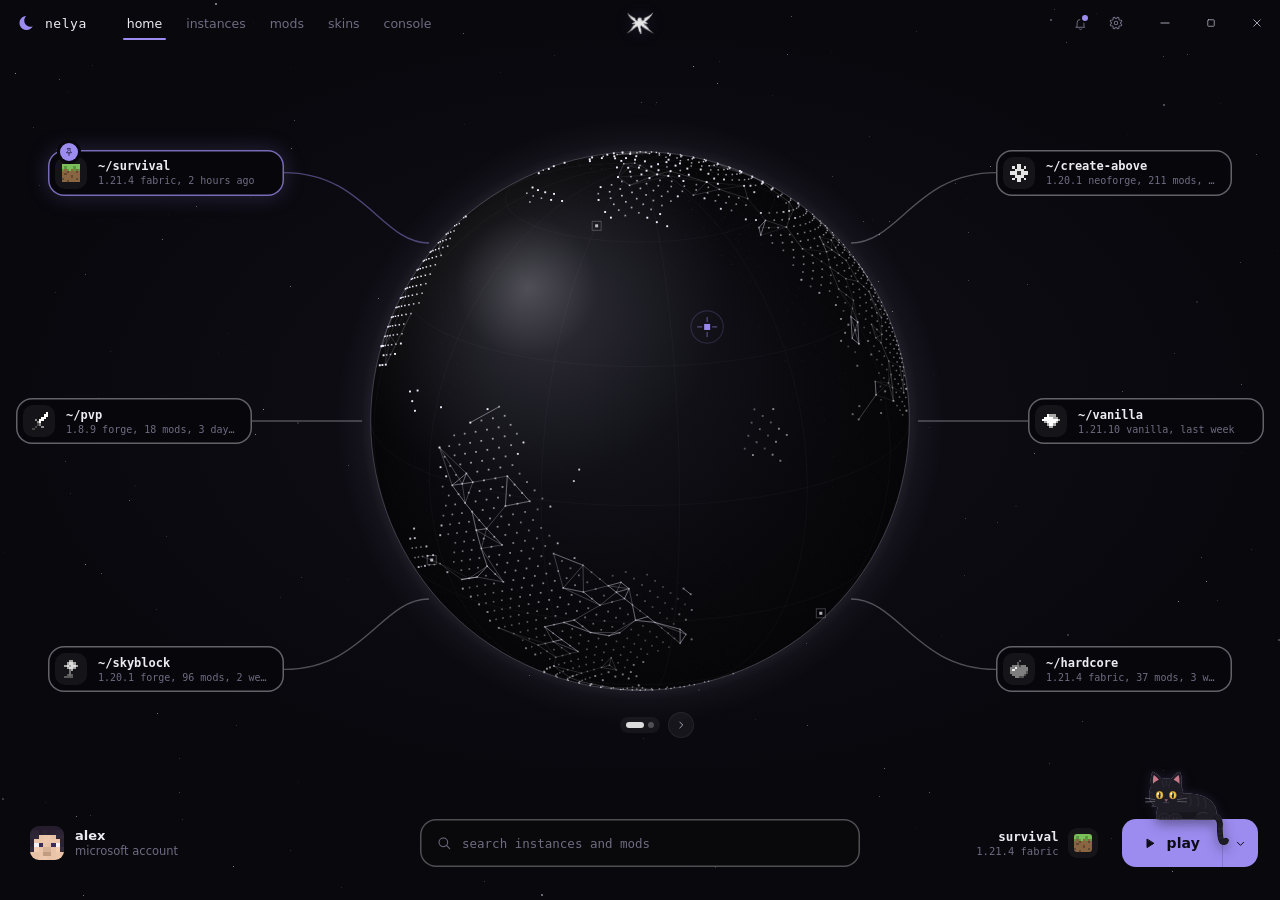
<file: web/index.html>
<!doctype html>
<html lang="en">
<head>
<meta charset="utf-8">
<title>nelya</title>
<link rel="stylesheet" href="css/app.css">
</head>
<body>
<div class="app booting" id="app">
  <canvas class="sky"></canvas>

  <div class="edges">
    <i data-edge="t"></i><i data-edge="b"></i><i data-edge="l"></i><i data-edge="r"></i>
    <i data-edge="tl"></i><i data-edge="tr"></i><i data-edge="bl"></i><i data-edge="br"></i>
  </div>

  <header class="titlebar" data-drag data-maxonclick>
    <div class="brand">
      <span class="brand-mark"></span>
      <span class="brand-name">nelya</span>
    </div>
    <nav class="tabs" id="tabs">
      <button data-go="home" class="on">home</button>
      <button data-go="instances">instances</button>
      <button data-go="mods">mods</button>
      <button data-go="skins">skins</button>
      <button data-go="sync" class="tab-sync">sync</button>
      <button data-go="console">console</button>
      <span class="tab-ink"></span>
    </nav>
    <img class="title-logo" src="img/logo.png" alt="">
    <div class="titlebar-right">
      <button class="running-chip" id="running-chip" hidden><span class="pulse"></span><span class="rc-name"></span><span class="rc-time"></span></button>
      <button class="tb-btn dl-btn" id="dl-btn" data-tip="downloads" hidden></button>
      <button class="tb-btn" id="bell-btn" data-tip="notifications"><span class="dot"></span></button>
      <button class="tb-btn" id="gear-btn" data-tip="settings"></button>
      <div class="winctl">
        <button data-window="minimize" class="wc-min" aria-label="minimize"></button>
        <button data-window="maximize" class="wc-max" aria-label="maximize"></button>
        <button data-window="close" class="wc-close" aria-label="close"></button>
      </div>
    </div>
  </header>

  <main class="pages" id="pages">
    <section class="page home" data-page="home"></section>
    <section class="page instances" data-page="instances"></section>
    <section class="page mods" data-page="mods"></section>
    <section class="page console" data-page="console"></section>
    <section class="page skins" data-page="skins"></section>
    <section class="page settings" data-page="settings"></section>
    <section class="page sync" data-page="sync"></section>
  </main>

  <div class="launch" id="launch"></div>
  <div class="login" id="login"></div>
  <div class="layer" id="layer"></div>
  <div class="toasts" id="toasts"></div>
  <div class="tip" id="tip"></div>
</div>
<script type="module" src="js/app.js"></script>
</body>
</html>
</file>
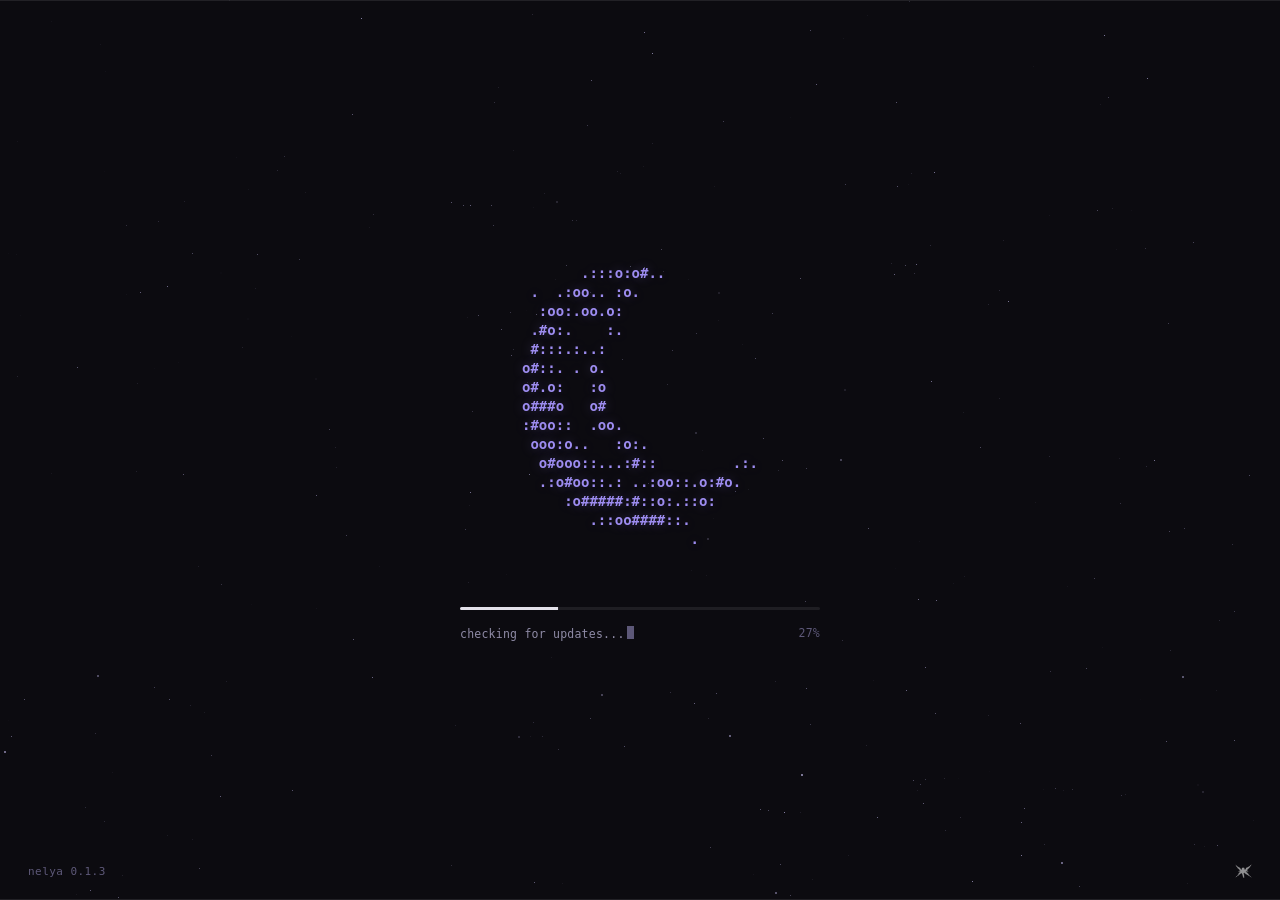
<file: web/splash.html>
<!doctype html>
<html lang="en">
<head>
<meta charset="utf-8">
<title>nelya</title>
<link rel="stylesheet" href="css/splash.css">
</head>
<body>
<div class="splash" data-drag>
  <canvas class="stars"></canvas>
  <div class="bar top"></div>
  <div class="bar bottom"></div>
  <div class="center">
    <pre class="cube" aria-hidden="true"></pre>
    <div class="load">
      <div class="track"><div class="fill"></div></div>
      <div class="ring"><i></i><i></i><i></i><i></i><i></i><i></i><i></i><i></i></div>
    </div>
    <div class="status"><span><span class="text"></span><span class="caret"></span></span><span class="pct2"><span class="pct">0</span>%</span></div>
  </div>
  <div class="corner left">nelya 0.1.3</div>
  <div class="corner right"><img src="img/logo.png" alt=""></div>
</div>
<script type="module" src="js/splash.js"></script>
</body>
</html>
</file>
<file: web/css/app.css>
:root {
  --accent-rgb: 157, 140, 240;
  --accent: rgb(var(--accent-rgb));
  --accent-soft: rgba(var(--accent-rgb), 0.14);
  --accent-line: rgba(var(--accent-rgb), 0.45);
  --ink: #0d0b16;
  --bg: #09080d;
  --bg-1: #0e0d13;
  --bg-2: #14131b;
  --bg-3: #1b1a24;
  --line: rgba(255, 255, 255, 0.06);
  --line-2: rgba(255, 255, 255, 0.1);
  --line-3: rgba(255, 255, 255, 0.18);
  --text: #ecebf2;
  --text-2: #b0adbf;
  --muted: #6f6b82;
  --good: #8fcf9b;
  --warn: #e3c07c;
  --bad: #e58c8c;
  --ui: "Segoe UI Variable Text", "Segoe UI", system-ui, sans-serif;
  --mono: "Cascadia Mono", "JetBrains Mono", Consolas, monospace;
  --ease: cubic-bezier(.2, .7, .2, 1);
  --spring: cubic-bezier(.3, 1.4, .5, 1);
  --r: 10px;
}

* { box-sizing: border-box; margin: 0; padding: 0; }

html, body {
  width: 100%;
  height: 100%;
  overflow: hidden;
  background: var(--bg);
  color: var(--text);
  font-family: var(--ui);
  font-size: 13px;
  -webkit-font-smoothing: antialiased;
  user-select: none;
  cursor: default;
}

[hidden] { display: none !important; }

button {
  font: inherit;
  color: inherit;
  background: none;
  border: 0;
  cursor: pointer;
  outline: none;
}

input, textarea {
  font: inherit;
  color: inherit;
  background: none;
  border: 0;
  outline: none;
  user-select: text;
}

input::placeholder, textarea::placeholder { color: var(--muted); }

img { image-rendering: pixelated; -webkit-user-drag: none; }

::-webkit-scrollbar { width: 10px; height: 10px; }
::-webkit-scrollbar-track { background: transparent; }
::-webkit-scrollbar-thumb { background: rgba(255, 255, 255, 0.08); border-radius: 10px; border: 3px solid transparent; background-clip: content-box; }
::-webkit-scrollbar-thumb:hover { background-color: rgba(255, 255, 255, 0.16); }

::selection { background: rgba(var(--accent-rgb), 0.35); }

.mono { font-family: var(--mono); font-size: 11.5px; }
.dim { color: var(--muted); }
.grow { flex: 1; }

.ic { display: block; flex: none; }
.spin { animation: spin 0.9s linear infinite; }

.app {
  position: relative;
  width: 100%;
  height: 100%;
  display: grid;
  grid-template-rows: 46px 1fr;
  background:
    radial-gradient(ellipse 70% 60% at 50% 45%, #111019 0%, transparent 70%),
    var(--bg);
  overflow: hidden;
}

.sky {
  position: absolute;
  inset: 0;
  width: 100%;
  height: 100%;
  pointer-events: none;
  transition: opacity 0.6s ease;
}
.app.no-stars .sky { opacity: 0; }
.app:not([data-page="home"]) .sky { opacity: 0.55; }
.app.no-stars:not([data-page="home"]) .sky { opacity: 0; }

.edges { position: absolute; inset: 0; z-index: 60; pointer-events: none; }
.edges i { position: absolute; pointer-events: auto; }
.edges [data-edge="t"] { top: 0; left: 8px; right: 8px; height: 4px; cursor: ns-resize; }
.edges [data-edge="b"] { bottom: 0; left: 8px; right: 8px; height: 5px; cursor: ns-resize; }
.edges [data-edge="l"] { left: 0; top: 8px; bottom: 8px; width: 5px; cursor: ew-resize; }
.edges [data-edge="r"] { right: 0; top: 8px; bottom: 8px; width: 5px; cursor: ew-resize; }
.edges [data-edge="tl"] { left: 0; top: 0; width: 8px; height: 8px; cursor: nwse-resize; }
.edges [data-edge="tr"] { right: 0; top: 0; width: 8px; height: 8px; cursor: nesw-resize; }
.edges [data-edge="bl"] { left: 0; bottom: 0; width: 8px; height: 8px; cursor: nesw-resize; }
.edges [data-edge="br"] { right: 0; bottom: 0; width: 10px; height: 10px; cursor: nwse-resize; }
.app.maxed .edges { display: none; }

.titlebar {
  position: relative;
  z-index: 40;
  display: flex;
  align-items: center;
  gap: 18px;
  padding-left: 18px;
}

.brand {
  display: flex;
  align-items: center;
  gap: 9px;
  pointer-events: none;
}
.brand-mark img { width: 18px; height: 18px; display: block; image-rendering: auto; }
.brand-name {
  font-family: var(--mono);
  font-size: 13px;
  letter-spacing: 0.04em;
  color: var(--text);
}

.tabs {
  position: relative;
  display: flex;
  align-items: center;
  height: 100%;
  margin-left: 10px;
}
.tabs button {
  position: relative;
  height: 30px;
  padding: 0 12px;
  border-radius: 7px;
  color: var(--muted);
  font-size: 12.5px;
  transition: color 0.2s ease, background 0.2s ease;
}
.tabs button:hover { color: var(--text-2); background: rgba(255, 255, 255, 0.03); }
.tabs button.on { color: var(--text); }
.tab-ink {
  position: absolute;
  left: 0;
  bottom: 6px;
  height: 2px;
  width: 0;
  border-radius: 2px;
  background: var(--accent);
  transition: transform 0.45s var(--ease), width 0.45s var(--ease), background 0.3s, opacity 0.25s;
}
.tab-ink.gone { opacity: 0; }

.titlebar-right {
  margin-left: auto;
  display: flex;
  align-items: center;
  gap: 4px;
  height: 100%;
}

.tb-btn {
  position: relative;
  width: 32px;
  height: 30px;
  display: grid;
  place-items: center;
  border-radius: 7px;
  color: var(--muted);
  transition: color 0.2s, background 0.2s;
}
.tb-btn:hover, .tb-btn.open { color: var(--text); background: rgba(255, 255, 255, 0.05); }
.tb-btn .ic { transition: transform 0.6s var(--ease); }
#gear-btn:hover .ic { transform: rotate(60deg); }
#gear-btn.on { color: var(--accent); background: var(--accent-soft); }
#gear-btn.on .ic { transform: rotate(90deg); }
.tb-btn .dot {
  position: absolute;
  top: 7px;
  right: 8px;
  width: 6px;
  height: 6px;
  border-radius: 50%;
  background: var(--accent);
  box-shadow: 0 0 0 2px var(--bg);
  transform: scale(0);
  transition: transform 0.3s var(--spring);
}
.tb-btn.unread .dot { transform: scale(1); }

.running-chip {
  display: flex;
  align-items: center;
  gap: 8px;
  height: 26px;
  padding: 0 10px 0 9px;
  margin-right: 6px;
  border-radius: 20px;
  background: var(--accent-soft);
  color: var(--text);
  font-family: var(--mono);
  font-size: 11px;
  opacity: 0;
  transform: translateY(-4px) scale(0.96);
  transition: opacity 0.3s, transform 0.4s var(--spring), background 0.2s;
}
.running-chip.in { opacity: 1; transform: none; }
.running-chip:hover { background: rgba(var(--accent-rgb), 0.22); }
.running-chip .rc-time { color: var(--text-2); font-variant-numeric: tabular-nums; }
.pulse {
  position: relative;
  width: 7px;
  height: 7px;
  border-radius: 50%;
  background: var(--accent);
}
.pulse::after {
  content: "";
  position: absolute;
  inset: 0;
  border-radius: 50%;
  background: var(--accent);
  animation: ping 1.6s ease-out infinite;
}

.winctl { display: flex; height: 100%; margin-left: 6px; }
.winctl button {
  width: 46px;
  height: 100%;
  display: grid;
  place-items: center;
  color: var(--text-2);
  transition: background 0.15s, color 0.15s;
}
.winctl button:hover { background: rgba(255, 255, 255, 0.06); color: var(--text); }
.winctl .wc-close:hover { background: #c4414b; color: #fff; }

.pages {
  position: relative;
  z-index: 1;
  min-height: 0;
}

.page {
  position: absolute;
  inset: 0;
  display: none;
  min-height: 0;
}
.page.active { display: flex; flex-direction: column; animation: page-in 0.42s var(--ease) both; }
.page.leaving { display: flex; flex-direction: column; animation: page-out 0.2s ease both; pointer-events: none; }

.rv { opacity: 0; transform: translateY(8px); }
.rv.in { animation: rise 0.55s var(--ease) both; animation-delay: var(--d, 0ms); }
.rv2 { opacity: 0; }
.rv2.in { animation: rise-sm 0.4s var(--ease) both; animation-delay: var(--d, 0ms); }

.app.booting .titlebar, .app.booting .pages { opacity: 0; }
.app.entering .titlebar { animation: drop-in 0.7s var(--ease) both; }
.app.entering .sky { animation: fade 1.4s ease both; }

.btn {
  display: inline-flex;
  align-items: center;
  justify-content: center;
  gap: 7px;
  height: 34px;
  padding: 0 14px;
  border-radius: 9px;
  font-size: 12.5px;
  color: var(--text);
  white-space: nowrap;
  transition: background 0.18s, color 0.18s, transform 0.18s var(--spring), box-shadow 0.2s, opacity 0.2s;
}
.btn:active { transform: scale(0.97); }
.btn.sm { height: 28px; padding: 0 10px; font-size: 12px; border-radius: 8px; gap: 6px; }
.btn.primary {
  background: var(--accent);
  color: var(--ink);
  font-weight: 600;
}
.btn.primary:hover { box-shadow: 0 0 0 4px rgba(var(--accent-rgb), 0.16); }
.btn.primary.running { background: var(--bg-3); color: var(--text); font-weight: 500; }
.btn.primary:disabled { opacity: 0.3; pointer-events: none; }
.btn.ghost { color: var(--text-2); background: rgba(255, 255, 255, 0.035); }
.btn.ghost:hover { color: var(--text); background: rgba(255, 255, 255, 0.07); }
.btn.icon { width: 34px; padding: 0; color: var(--text-2); }
.btn.icon:hover { color: var(--text); background: rgba(255, 255, 255, 0.06); }
.btn.icon.sm { width: 28px; }
.btn.danger:hover { color: var(--bad); background: rgba(229, 140, 140, 0.08); }
.btn.busy { pointer-events: none; opacity: 0.75; }

.field {
  display: flex;
  align-items: center;
  gap: 9px;
  height: 36px;
  padding: 0 12px;
  border-radius: 9px;
  background: rgba(255, 255, 255, 0.035);
  box-shadow: inset 0 0 0 1px var(--line);
  color: var(--muted);
  transition: box-shadow 0.2s, background 0.2s;
}
.field:focus-within { box-shadow: inset 0 0 0 1px var(--accent-line); background: rgba(255, 255, 255, 0.05); color: var(--text-2); }
.field input { flex: 1; min-width: 0; color: var(--text); height: 100%; }
.field.small { height: 30px; padding: 0 10px; border-radius: 8px; font-size: 12px; }
.field.small input { font-size: 12px; }
.field.big { height: 46px; padding: 0 16px; border-radius: 12px; font-size: 14px; }

kbd {
  font-family: var(--mono);
  font-size: 10.5px;
  color: var(--muted);
  padding: 2px 6px;
  border-radius: 5px;
  box-shadow: inset 0 0 0 1px var(--line-2);
  white-space: nowrap;
}

.label {
  font-family: var(--mono);
  font-size: 10.5px;
  color: var(--muted);
  letter-spacing: 0.04em;
  margin: 18px 0 8px;
}

.tag {
  display: inline-flex;
  align-items: center;
  height: 20px;
  padding: 0 7px;
  border-radius: 5px;
  background: rgba(255, 255, 255, 0.05);
  color: var(--text-2);
  font-family: var(--mono);
  font-size: 10.5px;
  white-space: nowrap;
}
.tag.faint { background: none; color: var(--muted); padding: 0; }
.badge {
  justify-self: start;
  font-family: var(--mono);
  font-size: 10px;
  padding: 2px 6px;
  border-radius: 5px;
  color: var(--accent);
  background: var(--accent-soft);
}

.switch { position: relative; display: inline-block; width: 32px; height: 18px; flex: none; cursor: pointer; }
.switch input { position: absolute; opacity: 0; pointer-events: none; }
.switch span {
  position: absolute;
  inset: 0;
  border-radius: 20px;
  background: rgba(255, 255, 255, 0.09);
  box-shadow: inset 0 0 0 1px rgba(255, 255, 255, 0.06);
  transition: background 0.25s;
}
.switch span::after {
  content: "";
  position: absolute;
  left: 3px;
  top: 3px;
  width: 12px;
  height: 12px;
  border-radius: 50%;
  background: #8d8a9c;
  transition: transform 0.35s var(--spring), background 0.25s, width 0.2s;
}
.switch:active span::after { width: 15px; }
.switch input:checked + span { background: #e4e2ea; box-shadow: none; }
.switch input:checked + span::after { transform: translateX(14px); background: #141319; }
.switch:active input:checked + span::after { transform: translateX(11px); }

.range { display: flex; align-items: center; gap: 12px; }
.range input {
  -webkit-appearance: none;
  appearance: none;
  width: 200px;
  height: 18px;
  background: transparent;
  cursor: pointer;
}
.range input::-webkit-slider-runnable-track {
  height: 4px;
  border-radius: 4px;
  background: linear-gradient(to right, rgba(228, 226, 234, 0.85) var(--p), rgba(255, 255, 255, 0.09) var(--p));
}
.range input::-webkit-slider-thumb {
  -webkit-appearance: none;
  width: 14px;
  height: 14px;
  margin-top: -5px;
  border-radius: 50%;
  background: var(--text);
  box-shadow: 0 0 0 4px rgba(var(--accent-rgb), 0);
  transition: box-shadow 0.2s, transform 0.2s var(--spring);
}
.range input:hover::-webkit-slider-thumb { box-shadow: 0 0 0 5px rgba(255, 255, 255, 0.08); }
.range input:active::-webkit-slider-thumb { transform: scale(1.15); }
.range-val { font-family: var(--mono); font-size: 11.5px; color: var(--text-2); min-width: 70px; font-variant-numeric: tabular-nums; }

.seg {
  position: relative;
  display: inline-flex;
  padding: 3px;
  border-radius: 10px;
  background: rgba(255, 255, 255, 0.035);
  box-shadow: inset 0 0 0 1px var(--line);
}
.seg button {
  position: relative;
  z-index: 1;
  display: flex;
  align-items: center;
  gap: 6px;
  height: 28px;
  padding: 0 12px;
  border-radius: 7px;
  color: var(--muted);
  font-size: 12px;
  white-space: nowrap;
  transition: color 0.25s;
}
.seg button:hover { color: var(--text-2); }
.seg button.on { color: var(--text); }
.seg-ink {
  position: absolute;
  left: 0;
  top: 3px;
  bottom: 3px;
  border-radius: 7px;
  background: rgba(255, 255, 255, 0.08);
  box-shadow: inset 0 0 0 1px var(--line);
  transition: transform 0.4s var(--ease), width 0.4s var(--ease);
}
.seg.small button { height: 24px; padding: 0 10px; font-size: 11.5px; }

.sel {
  display: inline-flex;
  align-items: center;
  gap: 8px;
  height: 30px;
  padding: 0 8px 0 11px;
  border-radius: 8px;
  background: rgba(255, 255, 255, 0.035);
  box-shadow: inset 0 0 0 1px var(--line);
  font-size: 12px;
  color: var(--text);
  transition: background 0.2s;
}
.sel:hover, .sel.open { background: rgba(255, 255, 255, 0.06); }
.sel-label { color: var(--muted); font-family: var(--mono); font-size: 10.5px; }
.sel-chev { color: var(--muted); transition: transform 0.3s var(--ease); }
.sel.open .sel-chev { transform: rotate(180deg); }
.sel-list { display: flex; flex-direction: column; padding: 4px; max-height: 300px; overflow: auto; }
.sel-item {
  display: flex;
  align-items: center;
  gap: 8px;
  height: 30px;
  padding: 0 10px;
  border-radius: 7px;
  text-align: left;
  font-size: 12.5px;
  color: var(--text-2);
}
.sel-item:hover { background: rgba(255, 255, 255, 0.06); color: var(--text); }
.sel-item span:first-child { flex: 1; }
.sel-hint { font-family: var(--mono); font-size: 10.5px; color: var(--muted); }
.sel-check { color: var(--accent); opacity: 0; }
.sel-item.on { color: var(--text); }
.sel-item.on .sel-check { opacity: 1; }

.layer { position: absolute; inset: 0; z-index: 80; pointer-events: none; }
.layer > * { pointer-events: auto; }

.pop {
  position: absolute;
  border-radius: 12px;
  background: rgba(20, 19, 27, 0.96);
  box-shadow: 0 0 0 1px var(--line-2), 0 18px 50px rgba(0, 0, 0, 0.55);
  backdrop-filter: blur(12px);
  opacity: 0;
  transform: scale(0.96) translateY(-4px);
  transition: opacity 0.18s ease, transform 0.25s var(--ease);
}
.pop.in { opacity: 1; transform: none; }

.menu { display: flex; flex-direction: column; padding: 5px; }
.menu-item {
  display: flex;
  align-items: center;
  gap: 10px;
  height: 32px;
  padding: 0 10px;
  border-radius: 7px;
  color: var(--text-2);
  font-size: 12.5px;
  text-align: left;
}
.menu-item span:nth-child(2) { flex: 1; }
.menu-item small { font-family: var(--mono); font-size: 10.5px; color: var(--muted); }
.menu-item:hover { background: rgba(255, 255, 255, 0.06); color: var(--text); }
.menu-item.danger:hover { color: var(--bad); background: rgba(229, 140, 140, 0.08); }
.menu hr { border: 0; height: 1px; background: var(--line); margin: 4px 6px; }

.tip {
  position: absolute;
  z-index: 100;
  padding: 5px 8px;
  border-radius: 6px;
  background: #1f1e29;
  box-shadow: 0 0 0 1px var(--line-2), 0 8px 20px rgba(0, 0, 0, 0.4);
  font-family: var(--mono);
  font-size: 10.5px;
  color: var(--text-2);
  white-space: nowrap;
  pointer-events: none;
  opacity: 0;
  transform: translateY(2px);
  transition: opacity 0.15s, transform 0.2s var(--ease);
}
.tip.in { opacity: 1; transform: none; }

.toasts {
  position: absolute;
  left: 50%;
  top: 54px;
  transform: translateX(-50%);
  z-index: 90;
  display: flex;
  flex-direction: column;
  align-items: center;
  gap: 8px;
  pointer-events: none;
}
.toast {
  position: relative;
  display: flex;
  align-items: flex-start;
  gap: 11px;
  width: 290px;
  padding: 12px 14px;
  border-radius: 12px;
  background: rgba(22, 21, 30, 0.97);
  box-shadow: 0 0 0 1px var(--line-2), 0 14px 40px rgba(0, 0, 0, 0.5);
  overflow: hidden;
  pointer-events: auto;
  cursor: pointer;
  opacity: 0;
  transform: translateY(-14px) scale(0.97);
  transition: opacity 0.25s, transform 0.45s var(--spring);
}
.toast.in { opacity: 1; transform: none; }
.toast.out { opacity: 0; transform: translateY(-10px) scale(0.98); transition: opacity 0.2s, transform 0.3s ease; }
.toast-ic { color: var(--accent); margin-top: 1px; }
.toast.warn .toast-ic { color: var(--warn); }
.toast.ok .toast-ic { color: var(--good); }
.toast-body { display: flex; flex-direction: column; gap: 2px; min-width: 0; }
.toast-body b { font-weight: 600; font-size: 12.5px; }
.toast-body span { color: var(--muted); font-size: 12px; overflow: hidden; text-overflow: ellipsis; white-space: nowrap; }
.toast-life {
  position: absolute;
  left: 0;
  bottom: 0;
  height: 2px;
  width: 100%;
  background: rgba(var(--accent-rgb), 0.5);
  transform-origin: left;
  animation: life linear forwards;
}

.scrim {
  position: absolute;
  inset: 46px 0 0 0;
  display: grid;
  place-items: center;
  background: rgba(5, 4, 8, 0.6);
  backdrop-filter: blur(6px);
  opacity: 0;
  transition: opacity 0.25s ease;
}
.scrim.in { opacity: 1; }
.scrim.out { opacity: 0; }
.modal {
  max-width: calc(100% - 48px);
  max-height: calc(100% - 48px);
  overflow: auto;
  border-radius: 16px;
  background: #121119;
  box-shadow: 0 0 0 1px var(--line-2), 0 30px 80px rgba(0, 0, 0, 0.6);
  transform: translateY(14px) scale(0.98);
  opacity: 0;
  transition: transform 0.4s var(--ease), opacity 0.25s ease;
}
.scrim.in .modal { transform: none; opacity: 1; }
.scrim.out .modal { transform: translateY(8px) scale(0.98); opacity: 0; }
.modal.narrow { width: 400px; }
.modal-head { display: flex; align-items: center; justify-content: space-between; margin-bottom: 6px; }
.modal-head h3 { font-size: 15px; font-weight: 600; }
.modal-foot { display: flex; align-items: center; gap: 8px; margin-top: 22px; }

.small-form { padding: 20px 22px 20px; display: flex; flex-direction: column; }
.small-form .seg { align-self: flex-start; margin-top: 8px; }

.empty { color: var(--muted); padding: 24px 6px; font-size: 12.5px; }
.empty.big { display: flex; flex-direction: column; align-items: center; gap: 6px; padding: 60px 20px; text-align: center; }
.empty.big b { color: var(--text-2); font-weight: 500; font-size: 13.5px; margin-top: 6px; }

.radio {
  width: 14px;
  height: 14px;
  border-radius: 50%;
  box-shadow: inset 0 0 0 1.5px var(--line-3);
  position: relative;
  flex: none;
  transition: box-shadow 0.2s;
}
.radio::after {
  content: "";
  position: absolute;
  inset: 4px;
  border-radius: 50%;
  background: #e4e2ea;
  transform: scale(0);
  transition: transform 0.3s var(--spring);
}
.on > .radio { box-shadow: inset 0 0 0 1.5px rgba(228, 226, 234, 0.8); }
.on > .radio::after { transform: scale(1); }

.pane-head { display: flex; align-items: center; gap: 8px; margin-bottom: 14px; }
.pane-head h2 { font-size: 15px; font-weight: 600; letter-spacing: -0.005em; }
.count { font-family: var(--mono); font-size: 11px; color: var(--muted); font-weight: 400; margin-left: 4px; }

.home { overflow: hidden; }
.home-stage { position: relative; flex: 1; min-height: 0; }
.globe-wrap { position: absolute; }
.globe { width: 100%; height: 100%; display: block; cursor: grab; touch-action: none; }
.globe.grabbing { cursor: grabbing; }
.wires { position: absolute; inset: 0; pointer-events: none; overflow: visible; }
.wire {
  fill: none;
  stroke: rgba(230, 228, 240, 0.32);
  stroke-width: 1.4;
  transition: stroke-dashoffset 0.85s cubic-bezier(.55, 0, .25, 1), stroke 0.3s, opacity 0.3s;
}
.wire.hot { stroke: rgba(240, 238, 250, 0.7); }
.wire.sel { stroke: var(--accent-line); }
.wire.leaving { opacity: 0; }
.wire-run {
  fill: none;
  stroke: var(--accent);
  stroke-width: 2;
  stroke-linecap: round;
  stroke-dasharray: 10 var(--len);
  stroke-dashoffset: calc((var(--len) + 10) * 1px);
  opacity: 0;
  transition: opacity 0.3s;
}
.wire-run.hot, .wire-run.sel { opacity: 1; animation: run 1.8s linear infinite; }
.wire-run.hot:not(.sel) { stroke: rgba(240, 238, 250, 0.9); animation-duration: 1.2s; }
.wire-run.leaving { opacity: 0; }
.wire-run.intro { animation: shoot 0.85s cubic-bezier(.55, 0, .25, 1) var(--wd, 0ms) both; }
.wire-run.intro:not(.sel) { stroke: rgba(245, 243, 255, 0.95); }
@keyframes shoot {
  0% { stroke-dashoffset: calc((var(--len) + 10) * 1px); opacity: 1; }
  88% { opacity: 1; }
  100% { stroke-dashoffset: 0; opacity: 0; }
}

.pill-layer { position: absolute; inset: 0; pointer-events: none; }
.pill {
  position: absolute;
  display: flex;
  align-items: center;
  gap: 11px;
  height: 46px;
  padding: 0 14px 0 7px;
  margin-top: -23px;
  border-radius: 16px;
  background: rgba(8, 8, 11, 0.92);
  box-shadow: inset 0 0 0 1.5px rgba(225, 223, 235, 0.42);
  text-align: left;
  pointer-events: auto;
  opacity: 0;
  transform: translateX(var(--from)) scale(0.96);
  transition: box-shadow 0.25s, background 0.25s;
}
.pill.in { animation: pill-in 0.7s var(--ease) both; animation-delay: var(--d); }
.pill.leaving { animation: pill-out 0.35s ease both; animation-delay: var(--d); pointer-events: none; }
.pill:hover { box-shadow: inset 0 0 0 1.5px rgba(240, 238, 250, 0.8); background: rgba(14, 14, 19, 0.96); }
.pill.sel { box-shadow: inset 0 0 0 1.5px var(--accent), 0 0 24px rgba(var(--accent-rgb), 0.12); }
.pill-ic {
  width: 32px;
  height: 32px;
  border-radius: 10px;
  display: grid;
  place-items: center;
  background: rgba(255, 255, 255, 0.06);
  flex: none;
}
.pill-ic img { width: 18px; height: 18px; filter: grayscale(1) brightness(1.25) contrast(1.05); transition: filter 0.35s; }
.pill:hover .pill-ic img, .pill.sel .pill-ic img { filter: none; }
.pill-text { display: flex; flex-direction: column; min-width: 0; gap: 2px; }
.pill-text b {
  font-family: var(--mono);
  font-size: 12px;
  font-weight: 600;
  color: var(--text);
  white-space: nowrap;
  overflow: hidden;
  text-overflow: ellipsis;
}
.pill-text small {
  font-family: var(--mono);
  font-size: 10px;
  color: var(--muted);
  white-space: nowrap;
  overflow: hidden;
  text-overflow: ellipsis;
}

.pager-wrap {
  position: absolute;
  left: 50%;
  transform: translateX(-50%);
}
.pager-wrap .pager-arrow { position: absolute; top: 50%; margin-top: -13px; }
.pager-wrap .prev { right: calc(100% + 8px); }
.pager-wrap .next { left: calc(100% + 8px); }
.pager-wrap.single { display: none; }
.pager-arrow {
  width: 26px;
  height: 26px;
  border-radius: 50%;
  display: grid;
  place-items: center;
  color: var(--text-2);
  background: rgba(255, 255, 255, 0.05);
  box-shadow: inset 0 0 0 1px var(--line);
  transition: opacity 0.3s ease, transform 0.35s var(--spring), background 0.2s, color 0.2s;
}
.pager-arrow.prev .ic { transform: rotate(180deg); }
.pager-arrow:hover { background: rgba(255, 255, 255, 0.1); color: var(--text); }
.pager-arrow.prev:hover { transform: translateX(-2px); }
.pager-arrow.next:hover { transform: translateX(2px); }
.pager-arrow:active { transform: scale(0.9); }
.pager-arrow.off { opacity: 0; transform: scale(0.6); pointer-events: none; }
.pager {
  display: flex;
  gap: 4px;
  padding: 5px 6px;
  border-radius: 10px;
  background: rgba(255, 255, 255, 0.05);
}
.pager button {
  width: 6px;
  height: 6px;
  border-radius: 4px;
  background: rgba(255, 255, 255, 0.25);
  transition: width 0.4s var(--ease), background 0.3s;
}
.pager button:hover { background: rgba(255, 255, 255, 0.5); }
.pager button.on { width: 18px; background: rgba(255, 255, 255, 0.85); }

.home-bottom {
  position: relative;
  z-index: 3;
  display: grid;
  grid-template-columns: 1fr minmax(320px, 440px) 1fr;
  align-items: center;
  gap: 20px;
  padding: 0 22px 22px;
  height: 92px;
}

.account-chip {
  justify-self: start;
  display: flex;
  align-items: center;
  gap: 11px;
  height: 50px;
  padding: 0 12px 0 8px;
  border-radius: 14px;
  text-align: left;
  transition: background 0.2s;
}
.account-chip:hover { background: rgba(255, 255, 255, 0.04); }
.avatar { width: 34px; height: 34px; border-radius: 9px; background: var(--bg-3); }
.acc-text { display: flex; flex-direction: column; gap: 1px; }
.acc-text b { font-weight: 600; font-size: 13px; }
.acc-text span { color: var(--muted); font-size: 11.5px; }
.acc-chev { color: var(--muted); opacity: 0; transform: translateX(-4px); transition: opacity 0.2s, transform 0.3s var(--ease); }
.account-chip:hover .acc-chev { opacity: 1; transform: none; }

.cmd {
  position: relative;
  display: flex;
  align-items: center;
  gap: 10px;
  height: 48px;
  padding: 0 10px 0 16px;
  border-radius: 16px;
  background: rgba(10, 10, 13, 0.92);
  box-shadow: inset 0 0 0 1.5px rgba(225, 223, 235, 0.32);
  transition: box-shadow 0.25s, transform 0.3s var(--ease);
}
.cmd:hover { box-shadow: inset 0 0 0 1.5px rgba(225, 223, 235, 0.5); }
.cmd.focus { box-shadow: inset 0 0 0 1.5px rgba(var(--accent-rgb), 0.75), 0 0 0 5px rgba(var(--accent-rgb), 0.08); }
.cmd-ic { color: var(--muted); }
.cmd input { flex: 1; min-width: 0; height: 100%; font-family: var(--mono); font-size: 12.5px; }
.cmd-results {
  position: absolute;
  left: 0;
  right: 0;
  bottom: calc(100% + 10px);
  padding: 6px;
  border-radius: 14px;
  background: rgba(18, 17, 24, 0.97);
  box-shadow: 0 0 0 1px var(--line-2), 0 -10px 40px rgba(0, 0, 0, 0.5);
  max-height: 360px;
  overflow: auto;
  opacity: 0;
  transform: translateY(6px) scale(0.98);
  transform-origin: bottom center;
  pointer-events: none;
  transition: opacity 0.18s, transform 0.25s var(--ease);
}
.cmd-results.in { opacity: 1; transform: none; pointer-events: auto; }
.cmd-group { font-family: var(--mono); font-size: 10px; color: var(--muted); padding: 8px 10px 4px; letter-spacing: 0.04em; }
.cmd-row {
  display: flex;
  align-items: center;
  gap: 10px;
  width: 100%;
  height: 34px;
  padding: 0 10px;
  border-radius: 8px;
  text-align: left;
  color: var(--text-2);
}
.cmd-row img { width: 16px; height: 16px; }
.cmd-row-ic { color: var(--muted); }
.cmd-row-label { color: var(--text); font-size: 12.5px; }
.cmd-row-sub { margin-left: auto; font-family: var(--mono); font-size: 10.5px; color: var(--muted); }
.cmd-row.on { background: rgba(255, 255, 255, 0.06); }
.cmd-row.on .cmd-row-ic { color: var(--accent); }
.cmd-empty { padding: 14px 10px; color: var(--muted); font-family: var(--mono); font-size: 11.5px; }

.play { justify-self: end; display: flex; align-items: center; gap: 14px; }
.play-sel {
  display: flex;
  align-items: center;
  gap: 10px;
  padding: 6px 10px 6px 6px;
  border-radius: 12px;
  text-align: right;
  transition: background 0.2s;
}
.play-sel:hover { background: rgba(255, 255, 255, 0.04); }
.play-icon { width: 30px; height: 30px; padding: 6px; border-radius: 9px; background: rgba(255, 255, 255, 0.05); order: 2; }
.play-text { display: flex; flex-direction: column; gap: 1px; }
.play-text b { font-family: var(--mono); font-size: 12.5px; font-weight: 600; }
.play-text span { font-family: var(--mono); font-size: 10.5px; color: var(--muted); }
.play-split { display: flex; height: 48px; border-radius: 14px; overflow: hidden; background: var(--accent); transition: box-shadow 0.25s, transform 0.2s var(--spring); }
.play-split:hover { box-shadow: 0 0 0 5px rgba(var(--accent-rgb), 0.14), 0 10px 40px rgba(var(--accent-rgb), 0.18); }
.play-btn {
  display: flex;
  align-items: center;
  gap: 9px;
  padding: 0 22px 0 20px;
  color: var(--ink);
  font-weight: 700;
  font-size: 14px;
  letter-spacing: 0.01em;
  transition: background 0.2s;
}
.play-btn .ic { transition: transform 0.35s var(--spring); }
.play-btn:hover .ic { transform: translateX(2px) scale(1.08); }
.play-btn:active { background: rgba(0, 0, 0, 0.08); }
.play-btn.running { background: var(--bg-3); color: var(--text); font-weight: 500; }
.play-more {
  width: 36px;
  display: grid;
  place-items: center;
  color: var(--ink);
  box-shadow: inset 1px 0 0 rgba(0, 0, 0, 0.15);
  transition: background 0.2s;
}
.play-more:hover, .play-more.open { background: rgba(0, 0, 0, 0.08); }
.play-more .ic { transition: transform 0.3s var(--ease); }
.play-more.open .ic { transform: rotate(180deg); }

.inst-wrap {
  flex: 1;
  min-height: 0;
  display: grid;
  grid-template-columns: 300px 1fr;
  gap: 0;
}
.inst-list {
  display: flex;
  flex-direction: column;
  min-height: 0;
  padding: 18px 14px 0 22px;
  border-right: 1px solid var(--line);
}
.inst-filter { display: flex; gap: 6px; margin-bottom: 12px; }
.inst-filter .field { flex: 1; min-width: 0; }
.inst-filter .sel { height: 36px; border-radius: 9px; }
.inst-rows { flex: 1; overflow: auto; margin: 0 -8px; padding: 0 8px 18px; }
.inst-row {
  position: relative;
  display: flex;
  align-items: center;
  gap: 11px;
  width: 100%;
  padding: 9px 10px;
  border-radius: 10px;
  text-align: left;
  transition: background 0.2s;
}
.inst-row:hover { background: rgba(255, 255, 255, 0.035); }
.inst-row.on { background: rgba(255, 255, 255, 0.06); }
.inst-row::before {
  content: "";
  position: absolute;
  left: -8px;
  top: 50%;
  width: 3px;
  height: 0;
  border-radius: 3px;
  background: var(--accent);
  transform: translateY(-50%);
  transition: height 0.35s var(--spring);
}
.inst-row.on::before { height: 18px; }
.inst-row img { width: 30px; height: 30px; padding: 6px; border-radius: 9px; background: rgba(255, 255, 255, 0.05); }
.ir-text { display: flex; flex-direction: column; gap: 1px; flex: 1; min-width: 0; }
.ir-text b { font-weight: 600; font-size: 12.5px; white-space: nowrap; overflow: hidden; text-overflow: ellipsis; }
.ir-text span { font-family: var(--mono); font-size: 10.5px; color: var(--muted); white-space: pre; }
.ir-time { font-size: 11px; color: var(--muted); white-space: nowrap; }
.ir-live { width: 7px; height: 7px; border-radius: 50%; background: var(--accent); box-shadow: 0 0 10px var(--accent); }

.inst-detail { min-height: 0; overflow: auto; padding: 22px 30px 30px; display: flex; flex-direction: column; }
.hero { display: flex; align-items: center; gap: 20px; }
.hero-art {
  position: relative;
  width: 92px;
  height: 92px;
  border-radius: 20px;
  display: grid;
  place-items: center;
  background: rgba(255, 255, 255, 0.04);
  box-shadow: inset 0 0 0 1px var(--line);
  overflow: hidden;
  flex: none;
}
.hero-art img { width: 52px; height: 52px; position: relative; z-index: 1; animation: float 4s ease-in-out infinite; }
.hero-art i {
  position: absolute;
  inset: -30%;
  background: radial-gradient(circle at 50% 60%, rgba(var(--accent-rgb), 0.22), transparent 55%);
  animation: breathe 5s ease-in-out infinite;
}
.hero-text { flex: 1; min-width: 0; }
.crumb { font-family: var(--mono); font-size: 11px; color: var(--muted); }
.hero-text h1 { font-size: 26px; font-weight: 600; letter-spacing: -0.02em; margin: 2px 0 8px; }
.hero-tags { display: flex; gap: 6px; flex-wrap: wrap; }
.hero-actions { display: flex; gap: 6px; align-items: center; }
.hero-actions .btn.primary { height: 38px; padding: 0 20px; border-radius: 11px; }

.stats {
  display: grid;
  grid-template-columns: repeat(5, 1fr);
  margin: 24px 0 8px;
  border-radius: 14px;
  box-shadow: inset 0 0 0 1px var(--line);
}
.stat { display: flex; flex-direction: column; gap: 4px; padding: 14px 18px; }
.stat + .stat { box-shadow: inset 1px 0 0 var(--line); }
.stat span { font-family: var(--mono); font-size: 10.5px; color: var(--muted); }
.stat b { font-size: 16px; font-weight: 600; font-variant-numeric: tabular-nums; }

.tabs2 { position: relative; display: flex; gap: 4px; margin-top: 18px; border-bottom: 1px solid var(--line); }
.tabs2 button { height: 36px; padding: 0 12px; color: var(--muted); font-size: 12.5px; transition: color 0.2s; }
.tabs2 button:hover { color: var(--text-2); }
.tabs2 button.on { color: var(--text); }
.tabs2-ink { position: absolute; left: 0; bottom: -1px; height: 2px; background: var(--accent); border-radius: 2px; transition: transform 0.4s var(--ease), width 0.4s var(--ease); }
.tab-body { padding-top: 14px; opacity: 0; transform: translateY(4px); }
.tab-body.in { opacity: 1; transform: none; transition: opacity 0.3s, transform 0.4s var(--ease); }
.tab-tools { display: flex; align-items: center; gap: 8px; margin-bottom: 10px; }
.tab-tools .field { width: 220px; }

.mod-table { display: flex; flex-direction: column; }
.mod-line {
  display: grid;
  grid-template-columns: 26px 1fr 80px 70px 70px 40px;
  align-items: center;
  gap: 12px;
  padding: 8px 10px;
  border-radius: 9px;
  transition: background 0.2s, opacity 0.3s;
}
.mod-line:hover { background: rgba(255, 255, 255, 0.03); }
.mod-line img { width: 24px; height: 24px; border-radius: 6px; }
.mod-line b { font-weight: 500; font-size: 12.5px; }
.mod-line.off b, .mod-line.off img { opacity: 0.4; }
.mod-line.off img { filter: grayscale(1); }

.world-grid { display: grid; grid-template-columns: repeat(auto-fill, minmax(220px, 1fr)); gap: 14px; }
.world { border-radius: 14px; overflow: hidden; box-shadow: inset 0 0 0 1px var(--line); background: rgba(255, 255, 255, 0.02); transition: transform 0.35s var(--ease), box-shadow 0.25s; }
.world:hover { transform: translateY(-2px); box-shadow: inset 0 0 0 1px var(--line-2), 0 14px 30px rgba(0, 0, 0, 0.35); }
.world-img { position: relative; aspect-ratio: 2 / 1; background-size: cover; background-position: center; image-rendering: pixelated; }
.world-play {
  position: absolute;
  inset: 0;
  display: flex;
  align-items: center;
  justify-content: center;
  gap: 8px;
  background: rgba(8, 7, 12, 0.55);
  color: var(--text);
  font-size: 12.5px;
  font-weight: 600;
  opacity: 0;
  transition: opacity 0.25s;
}
.world:hover .world-play { opacity: 1; }
.world-meta { display: flex; flex-direction: column; gap: 2px; padding: 10px 12px 12px; }
.world-meta b { font-weight: 500; font-size: 12.5px; }
.world-meta span { font-size: 11.5px; color: var(--muted); }

.shot-grid { display: grid; grid-template-columns: repeat(auto-fill, minmax(190px, 1fr)); gap: 10px; }
.shot {
  aspect-ratio: 16 / 9;
  border-radius: 10px;
  background-size: cover;
  background-position: center;
  image-rendering: pixelated;
  box-shadow: inset 0 0 0 1px var(--line);
  transition: transform 0.35s var(--ease), filter 0.25s;
  filter: saturate(0.85) brightness(0.92);
}
.shot:hover { transform: scale(1.025); filter: none; }
.lightbox { display: flex; flex-direction: column; }
.lightbox img { display: block; width: min(860px, 80vw); aspect-ratio: 16 / 9; }
.lightbox-bar { display: flex; align-items: center; gap: 8px; padding: 10px 12px; }

.log {
  font-family: var(--mono);
  font-size: 11.5px;
  line-height: 1.75;
  padding: 14px 16px;
  border-radius: 12px;
  background: rgba(0, 0, 0, 0.35);
  box-shadow: inset 0 0 0 1px var(--line);
  overflow: auto;
  max-height: 340px;
  user-select: text;
  white-space: pre;
}
.log-info { color: var(--text-2); }
.log-warn { color: var(--warn); }
.log-error { color: var(--bad); }

.create-modal { width: 760px; }
.create { padding: 22px 24px 20px; }
.create-grid { display: grid; grid-template-columns: 210px 1fr; gap: 28px; }
.create-art {
  display: grid;
  place-items: center;
  height: 150px;
  margin-top: 12px;
  border-radius: 16px;
  background: radial-gradient(circle at 50% 60%, rgba(var(--accent-rgb), 0.16), transparent 65%), rgba(255, 255, 255, 0.025);
  box-shadow: inset 0 0 0 1px var(--line);
}
.create-preview { width: 64px; height: 64px; animation: float 4s ease-in-out infinite; }
.icon-pick { display: grid; grid-template-columns: repeat(5, 1fr); gap: 6px; }
.icon-pick button { aspect-ratio: 1; border-radius: 9px; display: grid; place-items: center; background: rgba(255, 255, 255, 0.03); transition: background 0.2s, box-shadow 0.2s, transform 0.25s var(--spring); }
.icon-pick button:hover { background: rgba(255, 255, 255, 0.07); transform: translateY(-1px); }
.icon-pick button.on { box-shadow: inset 0 0 0 1.5px var(--accent); background: var(--accent-soft); }
.icon-pick img { width: 18px; height: 18px; }
.create-right .seg { margin-bottom: 8px; }
.create-right > .label:first-child { margin-top: 12px; }
.ver-list {
  height: 168px;
  overflow: auto;
  border-radius: 10px;
  box-shadow: inset 0 0 0 1px var(--line);
  padding: 4px;
}
.ver {
  display: flex;
  align-items: center;
  gap: 10px;
  width: 100%;
  height: 32px;
  padding: 0 10px;
  border-radius: 7px;
  text-align: left;
}
.ver:hover { background: rgba(255, 255, 255, 0.04); }
.ver.on { background: rgba(255, 255, 255, 0.06); }
.ver b { flex: 1; font-family: var(--mono); font-size: 12px; font-weight: 500; }
.lv-wrap { margin-top: 8px; }

.mods-wrap { flex: 1; min-height: 0; display: flex; flex-direction: column; padding: 18px 26px 0; }
.mods-head { display: flex; flex-direction: column; gap: 12px; }
.mods-tools { display: flex; align-items: center; gap: 8px; }
.mods-main { flex: 1; min-height: 0; overflow: auto; padding: 0 4px 24px 0; margin-top: 16px; }
.mod-summary { margin-bottom: 10px; }
.mod-results { display: flex; flex-direction: column; gap: 6px; transition: opacity 0.2s; }
.mod-results.loading { opacity: 0.4; }
.mod-card {
  display: grid;
  grid-template-columns: 52px 1fr auto;
  gap: 16px;
  align-items: center;
  padding: 14px 16px;
  border-radius: 14px;
  background: rgba(255, 255, 255, 0.02);
  box-shadow: inset 0 0 0 1px var(--line);
  transition: background 0.2s, box-shadow 0.2s;
}
.mod-card:hover { background: rgba(255, 255, 255, 0.035); box-shadow: inset 0 0 0 1px var(--line-2); }
.mod-card > img { width: 52px; height: 52px; border-radius: 12px; }
.mc-title { display: flex; align-items: baseline; gap: 8px; }
.mc-title b { font-size: 14px; font-weight: 600; }
.mc-title span { font-size: 12px; }
.mc-body p { color: var(--text-2); font-size: 12.5px; margin: 3px 0 8px; line-height: 1.45; }
.mc-tags { display: flex; gap: 5px; flex-wrap: wrap; align-items: center; }
.mc-side { display: flex; flex-direction: column; align-items: flex-end; gap: 10px; }
.mc-stats { display: flex; gap: 12px; font-family: var(--mono); font-size: 10.5px; color: var(--muted); }
.mc-stats span { display: flex; align-items: center; gap: 4px; }
.install {
  position: relative;
  display: flex;
  align-items: center;
  justify-content: center;
  gap: 6px;
  width: 112px;
  height: 32px;
  border-radius: 9px;
  background: rgba(255, 255, 255, 0.06);
  color: var(--text);
  font-size: 12px;
  overflow: hidden;
  transition: background 0.2s, color 0.2s;
}
.install:hover { background: var(--accent); color: var(--ink); }
.install.done { background: transparent; color: var(--good); box-shadow: inset 0 0 0 1px rgba(143, 207, 155, 0.25); }
.install.done:hover { background: rgba(143, 207, 155, 0.08); color: var(--good); }
.install.done .ic { animation: pop 0.4s var(--spring); }
.install.busy { background: rgba(255, 255, 255, 0.05); pointer-events: none; }
.install-fill { position: absolute; inset: 0; background: rgba(var(--accent-rgb), 0.35); transform-origin: left; transform: scaleX(0); transition: transform 0.12s linear; }
.install-pct { position: relative; font-family: var(--mono); font-size: 11px; }
.mod-card.ghost { pointer-events: none; }
.mod-card.ghost > i { width: 52px; height: 52px; border-radius: 12px; }
.mod-card.ghost i { display: block; background: rgba(255, 255, 255, 0.05); animation: shimmer 1.2s ease-in-out infinite; }
.mod-card.ghost div i { height: 10px; border-radius: 5px; margin: 7px 0; }
.mod-card.ghost div i:nth-child(1) { width: 30%; }
.mod-card.ghost div i:nth-child(2) { width: 70%; }
.mod-card.ghost div i:nth-child(3) { width: 45%; }

.skins-wrap { flex: 1; min-height: 0; display: grid; grid-template-columns: 1fr 380px; }
.skin-left {
  position: relative;
  display: flex;
  flex-direction: column;
  align-items: center;
  justify-content: center;
  overflow: hidden;
}
.skin-view { position: relative; width: 100%; flex: 1; min-height: 0; display: flex; align-items: center; justify-content: center; }
.skin-stage {
  position: relative;
  width: 360px;
  height: 100%;
  min-height: 420px;
  perspective: 1200px;
  cursor: grab;
  touch-action: none;
  display: flex;
  align-items: center;
  justify-content: center;
}
.skin-stage.grabbing { cursor: grabbing; }
.skin-rig { position: relative; width: 0; height: 0; transform-style: preserve-3d; margin-top: -40px; }
.skin-stage.swap { animation: swap 0.6s var(--spring); }
.skin-part { position: absolute; left: 0; top: 0; transform-style: preserve-3d; }
.skin-face {
  position: absolute;
  backface-visibility: hidden;
  image-rendering: pixelated;
  background-repeat: no-repeat;
}
.skin-face.f-right, .skin-face.f-left { filter: brightness(0.84); }
.skin-face.f-back { filter: brightness(0.76); }
.skin-face.f-bottom { filter: brightness(0.62); }
.skin-face.f-top { filter: brightness(1.05); }
.skin-cape {
  position: absolute;
  left: 0;
  top: 0;
  display: none;
  transform-origin: 50% 0;
  background:
    linear-gradient(rgba(255, 255, 255, 0.08), rgba(0, 0, 0, 0.25)),
    var(--cape, #444);
  box-shadow: inset 0 0 0 3px rgba(0, 0, 0, 0.12);
  image-rendering: pixelated;
  background-repeat: no-repeat;
}
.skin-cape.textured { box-shadow: none; }
.skin-floor {
  position: absolute;
  left: 50%;
  width: 0;
  height: 0;
  pointer-events: none;
}
.skin-floor i {
  position: absolute;
  left: 0;
  top: 0;
  border-radius: 50%;
  transform: translate(-50%, -50%);
}
.skin-floor i:nth-child(1) {
  width: 170px;
  height: 34px;
  background: radial-gradient(ellipse, rgba(0, 0, 0, 0.75), transparent 70%);
}
.skin-floor i:nth-child(2) {
  width: 250px;
  height: 56px;
  box-shadow: inset 0 0 0 1px rgba(255, 255, 255, 0.07);
  background: radial-gradient(ellipse, rgba(var(--accent-rgb), 0.08), transparent 70%);
}
.skin-floor i:nth-child(3) {
  width: 330px;
  height: 330px;
  border: 1px dashed rgba(255, 255, 255, 0.09);
  transform: translate(-50%, -50%) rotateX(78deg);
  animation: orbit 40s linear infinite;
}
.nametag {
  position: absolute;
  left: 50%;
  transform: translateX(-50%);
  pointer-events: none;
  padding: 4px 10px;
  border-radius: 4px;
  background: rgba(0, 0, 0, 0.45);
  font-family: var(--mono);
  font-size: 12px;
  color: #f2f0f8;
  z-index: 2;
}
.skin-controls { position: relative; display: flex; gap: 10px; margin-bottom: 14px; z-index: 2; }
.skin-hint { position: relative; margin-bottom: 18px; font-size: 10.5px; }

.skin-right { min-height: 0; overflow: auto; padding: 18px 24px 26px 6px; }
.skin-right .pane-head { margin: 20px 0 10px; }
.skin-right .pane-head:first-child { margin-top: 0; }
.acc-list { display: flex; flex-direction: column; gap: 4px; }
.acc {
  display: flex;
  align-items: center;
  gap: 12px;
  padding: 9px 10px 9px 12px;
  border-radius: 12px;
  cursor: pointer;
  transition: background 0.2s;
}
.acc:hover { background: rgba(255, 255, 255, 0.035); }
.acc.on { background: rgba(255, 255, 255, 0.055); }
.acc img { width: 32px; height: 32px; border-radius: 8px; }
.acc-meta { flex: 1; display: flex; flex-direction: column; gap: 1px; }
.acc-meta b { font-weight: 600; font-size: 13px; }
.acc-meta span { font-size: 11.5px; color: var(--muted); }
.acc .btn { opacity: 0; transition: opacity 0.2s; }
.acc:hover .btn { opacity: 1; }
.skin-lib { display: grid; grid-template-columns: repeat(3, 1fr); gap: 8px; }
.skin-card {
  display: flex;
  flex-direction: column;
  align-items: center;
  gap: 8px;
  padding: 14px 6px 10px;
  border-radius: 12px;
  background: rgba(255, 255, 255, 0.025);
  box-shadow: inset 0 0 0 1px var(--line);
  font-family: var(--mono);
  font-size: 11px;
  color: var(--text-2);
  transition: box-shadow 0.2s, background 0.2s, transform 0.3s var(--spring);
}
.skin-card img { width: 40px; height: 40px; border-radius: 8px; transition: transform 0.35s var(--spring); }
.skin-card:hover { background: rgba(255, 255, 255, 0.045); }
.skin-card:hover img { transform: translateY(-2px) rotate(-3deg); }
.skin-card.on { box-shadow: inset 0 0 0 1.5px var(--accent); color: var(--text); }
.cape-row { display: flex; flex-wrap: wrap; gap: 6px; }
.cape {
  display: flex;
  align-items: center;
  gap: 8px;
  height: 32px;
  padding: 0 12px 0 8px;
  border-radius: 9px;
  background: rgba(255, 255, 255, 0.03);
  box-shadow: inset 0 0 0 1px var(--line);
  font-size: 12px;
  color: var(--text-2);
  transition: box-shadow 0.2s, color 0.2s;
}
.cape.on { box-shadow: inset 0 0 0 1.5px var(--accent); color: var(--text); }
.cape-swatch { width: 12px; height: 18px; border-radius: 2px; }
.cape-swatch.none { box-shadow: inset 0 0 0 1px var(--line-3); background: linear-gradient(135deg, transparent 45%, var(--line-3) 45%, var(--line-3) 55%, transparent 55%); }

.add-body { margin-top: 14px; min-height: 150px; }
.ms-box { display: flex; flex-direction: column; align-items: center; gap: 10px; padding: 16px; border-radius: 12px; background: rgba(255, 255, 255, 0.025); text-align: center; }
.ms-box .code { font-size: 26px; letter-spacing: 0.12em; color: var(--text); }
.ms-box .dim { font-size: 12px; }
.wait { display: flex; align-items: center; gap: 8px; margin-top: 4px; }
.spinner { width: 12px; height: 12px; border-radius: 50%; border: 1.5px solid rgba(255, 255, 255, 0.15); border-top-color: var(--accent); animation: spin 0.8s linear infinite; }
.offline-field .label:first-child { margin-top: 0; }

.set-wrap { flex: 1; min-height: 0; display: grid; grid-template-columns: 230px 1fr; }
.set-side { padding: 18px 16px 0 22px; }
.set-side h2 { font-size: 15px; font-weight: 600; margin-bottom: 14px; }
.set-nav { position: relative; display: flex; flex-direction: column; gap: 2px; }
.set-nav button {
  position: relative;
  z-index: 1;
  display: flex;
  align-items: center;
  gap: 10px;
  height: 34px;
  padding: 0 12px;
  border-radius: 9px;
  color: var(--muted);
  font-size: 12.5px;
  text-align: left;
  transition: color 0.2s;
}
.set-nav button:hover { color: var(--text-2); }
.set-nav button.on { color: var(--text); }
.set-ink {
  position: absolute;
  left: 0;
  right: 0;
  top: 0;
  border-radius: 9px;
  background: rgba(255, 255, 255, 0.055);
  transition: transform 0.4s var(--ease), height 0.3s;
}
.set-content { min-height: 0; overflow: auto; padding: 14px 36px 40px 18px; max-width: 720px; }
.set-group {
  font-size: 12px;
  font-weight: 600;
  color: var(--text-2);
  margin: 30px 0 4px;
}
.set-group:first-child { margin-top: 8px; }
.set-row {
  display: flex;
  align-items: center;
  justify-content: space-between;
  gap: 30px;
  min-height: 52px;
  padding: 10px 0;
  border-bottom: 1px solid rgba(255, 255, 255, 0.045);
}
.set-row:last-child { border-bottom: 0; }
.set-label { display: flex; flex-direction: column; gap: 3px; }
.set-label b { font-weight: 450; font-size: 13px; color: var(--text); }
.set-label span { font-size: 11.5px; color: var(--muted); }
.set-control { display: flex; align-items: center; gap: 10px; flex: none; }
.set-inline { display: flex; gap: 8px; margin: 12px 0 4px; }
.path { display: flex; align-items: center; gap: 12px; }
.path .mono { color: var(--text-2); }
.args {
  width: 380px;
  padding: 10px 12px;
  border-radius: 10px;
  background: rgba(255, 255, 255, 0.03);
  box-shadow: inset 0 0 0 1px var(--line);
  color: var(--text-2);
  resize: none;
  line-height: 1.6;
  word-break: break-all;
}
.args:focus { box-shadow: inset 0 0 0 1px var(--accent-line); }
.res { display: flex; align-items: center; gap: 8px; }
.res .field.small { width: 70px; }
.field.wide { width: 260px; }
.java-list { display: flex; flex-direction: column; gap: 4px; margin-top: 10px; }
.java {
  display: flex;
  align-items: center;
  gap: 14px;
  padding: 11px 14px;
  border-radius: 11px;
  text-align: left;
  box-shadow: inset 0 0 0 1px var(--line);
  transition: background 0.2s, box-shadow 0.2s;
}
.java:hover { background: rgba(255, 255, 255, 0.025); }
.java.on { box-shadow: inset 0 0 0 1px var(--line-3); background: rgba(255, 255, 255, 0.03); }
.java div { flex: 1; display: flex; flex-direction: column; gap: 2px; }
.java b { font-weight: 500; font-size: 12.5px; }
.mem { display: flex; flex-direction: column; align-items: flex-end; gap: 10px; }
.mem-bar { position: relative; width: 282px; height: 6px; border-radius: 6px; background: rgba(255, 255, 255, 0.06); overflow: hidden; }
.mem-use { position: absolute; left: 0; top: 0; bottom: 0; background: rgba(var(--accent-rgb), 0.5); transition: width 0.2s, background 0.3s; }
.mem-bar.warn .mem-use { background: rgba(227, 192, 124, 0.6); }
.mem-sys { position: absolute; top: 0; bottom: 0; right: 0; background: repeating-linear-gradient(-45deg, rgba(255, 255, 255, 0.05) 0 3px, transparent 3px 6px); }
.swatches { display: flex; gap: 8px; }
.swatch {
  width: 24px;
  height: 24px;
  border-radius: 50%;
  background: var(--c);
  box-shadow: 0 0 0 2px var(--bg), 0 0 0 2px transparent;
  transition: box-shadow 0.25s, transform 0.3s var(--spring);
}
.swatch:hover { transform: scale(1.1); }
.swatch.on { box-shadow: 0 0 0 2px var(--bg), 0 0 0 3.5px var(--c); }
.about { display: flex; align-items: center; gap: 44px; padding: 70px 0 0 20px; }
.about-cube { font-family: var(--mono); font-size: 10px; line-height: 14px; font-weight: 700; color: var(--accent); text-shadow: 0 0 8px rgba(var(--accent-rgb), 0.3); animation: moon-drift 7s ease-in-out infinite; }
.about-text h1 { font-family: var(--mono); font-size: 30px; font-weight: 500; letter-spacing: 0.02em; }
.about-text p { color: var(--text-2); max-width: 340px; line-height: 1.6; margin: 14px 0 6px; }

.launch {
  position: absolute;
  inset: 46px 0 0 0;
  z-index: 50;
  display: grid;
  place-items: center;
  background: rgba(8, 7, 12, 0.94);
  backdrop-filter: blur(10px);
  opacity: 0;
  pointer-events: none;
  transition: opacity 0.35s ease;
}
.launch.open { opacity: 1; pointer-events: auto; }
.launch::before, .launch::after {
  content: "";
  position: absolute;
  left: 0;
  right: 0;
  height: 1px;
  background: rgba(255, 255, 255, 0.08);
  transform: scaleX(0);
  transition: transform 0.7s cubic-bezier(.7, 0, .2, 1);
}
.launch::before { top: 0; }
.launch::after { bottom: 0; }
.launch.open::before, .launch.open::after { transform: scaleX(1); transition-delay: 0.1s; }
.launch-inner {
  display: flex;
  flex-direction: column;
  align-items: center;
  width: 460px;
  transform: translateY(10px) scale(0.98);
  transition: transform 0.5s var(--ease);
}
.launch.open .launch-inner { transform: none; }
.launch-cube { font-family: var(--mono); font-size: 11px; line-height: 15px; font-weight: 700; color: var(--accent); text-shadow: 0 0 8px rgba(var(--accent-rgb), 0.3); margin-bottom: 30px; transition: opacity 0.4s; animation: moon-drift 7s ease-in-out infinite; }
.launch-title { display: flex; align-items: center; gap: 10px; font-family: var(--mono); font-size: 13px; margin-bottom: 18px; }
.launch-title img { width: 18px; height: 18px; }
.launch-title b { font-weight: 600; }
.launch-title .dim { font-size: 11.5px; }
.launch-load { display: flex; align-items: center; width: 100%; }
.launch-load .ring { display: none; }
.launch-load .track { flex: 1; height: 3px; border-radius: 3px; background: rgba(255, 255, 255, 0.08); overflow: hidden; }
.launch-load .fill { height: 100%; background: #e4e2ea; transform-origin: left; transform: scaleX(0); transition: transform 0.6s var(--ease); }
.ring { position: relative; width: 22px; height: 22px; animation: spin 1.1s steps(8) infinite; flex: none; transition: opacity 0.3s; }
.ring i { position: absolute; left: 50%; top: 50%; width: 3px; height: 3px; margin: -1.5px; background: var(--text-2); }
.ring i:nth-child(1) { transform: rotate(0deg) translateY(-9px); opacity: 1; }
.ring i:nth-child(2) { transform: rotate(45deg) translateY(-9px); opacity: .82; }
.ring i:nth-child(3) { transform: rotate(90deg) translateY(-9px); opacity: .66; }
.ring i:nth-child(4) { transform: rotate(135deg) translateY(-9px); opacity: .5; }
.ring i:nth-child(5) { transform: rotate(180deg) translateY(-9px); opacity: .36; }
.ring i:nth-child(6) { transform: rotate(225deg) translateY(-9px); opacity: .24; }
.ring i:nth-child(7) { transform: rotate(270deg) translateY(-9px); opacity: .14; }
.ring i:nth-child(8) { transform: rotate(315deg) translateY(-9px); opacity: .08; }
.launch.done .ring { opacity: 0; }
.launch-row { display: flex; justify-content: space-between; width: 100%; margin-top: 12px; }
.launch-status { color: var(--text-2); }
.launch-pct { color: var(--muted); font-variant-numeric: tabular-nums; }
.launch-time { height: 18px; margin-top: 8px; color: var(--muted); font-variant-numeric: tabular-nums; }
.launch.running .launch-load, .launch.running .launch-pct { opacity: 0.25; transition: opacity 0.5s; }
.launch.running .launch-status { color: var(--accent); }
.launch-log-wrap {
  width: 640px;
  max-width: calc(100vw - 80px);
  height: 0;
  margin-top: 10px;
  border-radius: 12px;
  background: rgba(0, 0, 0, 0.4);
  box-shadow: inset 0 0 0 1px var(--line);
  overflow: auto;
  opacity: 0;
  transition: height 0.45s var(--ease), opacity 0.3s, margin 0.3s;
}
.launch.log-open .launch-log-wrap { height: 200px; opacity: 1; margin-top: 18px; }
.launch-log { padding: 12px 14px; line-height: 1.7; white-space: pre; user-select: text; }
.launch-log div { animation: rise-sm 0.3s var(--ease) both; }
.launch-actions { display: flex; gap: 8px; margin-top: 22px; }

.notes { padding: 6px; }
.notes-head { display: flex; justify-content: space-between; align-items: center; padding: 8px 10px 10px; }
.notes-head b { font-weight: 600; }
.link { color: var(--muted); font-size: 12px; }
.link:hover { color: var(--text); }
.note { display: flex; align-items: flex-start; gap: 12px; padding: 10px; border-radius: 9px; transition: background 0.2s; }
.note:hover { background: rgba(255, 255, 255, 0.04); }
.note-ic { width: 28px; height: 28px; border-radius: 8px; display: grid; place-items: center; flex: none; background: rgba(255, 255, 255, 0.05); color: var(--accent); }
.note div { flex: 1; display: flex; flex-direction: column; gap: 2px; }
.note b { font-weight: 500; font-size: 12.5px; }
.note div span { color: var(--muted); font-size: 12px; }
.note-time { color: var(--muted); font-size: 10.5px; }

.steal-field { padding-right: 5px; }
.steal-field .steal-go { height: 28px; }
.steal-field.busy { box-shadow: inset 0 0 0 1px var(--accent-line); }
.steal-field.bad { box-shadow: inset 0 0 0 1px rgba(229, 140, 140, 0.55); animation: shake 0.4s ease; }
.steal-go .spinner { width: 11px; height: 11px; border-color: rgba(0, 0, 0, 0.2); border-top-color: var(--ink); }
.steal-msg { font-size: 11px; color: var(--muted); height: 0; opacity: 0; overflow: hidden; transition: height 0.25s var(--ease), opacity 0.2s, margin 0.25s; }
.steal-msg.in { height: 16px; opacity: 1; margin-top: 8px; }
.steal-msg.bad { color: var(--bad); }
.steal-card { display: grid; grid-template-rows: 0fr; transition: grid-template-rows 0.4s var(--ease); }
.steal-card.in { grid-template-rows: 1fr; }
.steal-card > * { overflow: hidden; }
.steal-result {
  display: flex;
  align-items: center;
  gap: 12px;
  margin-top: 10px;
  padding: 10px 10px 10px 12px;
  border-radius: 12px;
  background: rgba(var(--accent-rgb), 0.06);
  box-shadow: inset 0 0 0 1px var(--accent-line);
}
.steal-card.in .steal-result { animation: rise 0.45s var(--ease) both; }
.steal-result img { width: 36px; height: 36px; border-radius: 8px; }
.sr-meta { flex: 1; display: flex; flex-direction: column; gap: 2px; min-width: 0; }
.sr-meta b { font-weight: 600; font-size: 13px; overflow: hidden; text-overflow: ellipsis; }
.sr-meta .mono { font-size: 10.5px; }
.skin-card { position: relative; }
.skin-card.stolen::before {
  content: "";
  position: absolute;
  left: 8px;
  top: 8px;
  width: 5px;
  height: 5px;
  border-radius: 50%;
  background: var(--accent);
}
.skin-del {
  position: absolute;
  right: 5px;
  top: 5px;
  width: 18px;
  height: 18px;
  border-radius: 6px;
  display: grid;
  place-items: center;
  color: var(--muted);
  opacity: 0;
  transition: opacity 0.2s, background 0.2s, color 0.2s;
}
.skin-card:hover .skin-del { opacity: 1; }
.skin-del:hover { background: rgba(229, 140, 140, 0.12); color: var(--bad); }

.con-wrap { flex: 1; min-height: 0; display: flex; flex-direction: column; padding: 16px 22px 18px; gap: 10px; }
.con-head { display: flex; align-items: center; gap: 8px; }
.con-head h2 { font-size: 15px; font-weight: 600; margin-right: 8px; }
.con-state {
  display: flex;
  align-items: center;
  gap: 8px;
  height: 26px;
  padding: 0 11px 0 9px;
  border-radius: 20px;
  background: rgba(255, 255, 255, 0.04);
  font-size: 12px;
  color: var(--text-2);
}
.con-dot { width: 7px; height: 7px; border-radius: 50%; background: var(--muted); position: relative; transition: background 0.3s; }
.live .con-dot { background: var(--good); }
.live .con-dot::after { content: ""; position: absolute; inset: 0; border-radius: 50%; background: var(--good); animation: ping 1.6s ease-out infinite; }
.con-state-time { font-size: 11px; color: var(--muted); font-variant-numeric: tabular-nums; }
.con-body {
  position: relative;
  flex: 1;
  min-height: 0;
  border-radius: 14px;
  background: rgba(0, 0, 0, 0.38);
  box-shadow: inset 0 0 0 1px var(--line);
  overflow: hidden;
}
.con-log { position: absolute; inset: 0; overflow: auto; padding: 10px 0; font-size: 11.5px; line-height: 1.75; user-select: text; }
.con-line { display: flex; gap: 14px; padding: 0 18px; white-space: pre; }
.con-line:hover { background: rgba(255, 255, 255, 0.025); }
.con-line.fresh { animation: line-in 0.5s var(--ease) both; }
.con-line .ts { flex: none; color: rgba(111, 107, 130, 0.75); user-select: none; }
.con-line .tx { color: var(--text-2); }
.con-line.l-warn .tx { color: var(--warn); }
.con-line.l-error .tx { color: var(--bad); }
.con-line.l-error { background: rgba(229, 140, 140, 0.05); }
.con-line.l-cmd .tx { color: var(--text); font-weight: 600; }
.con-empty { padding: 40px; text-align: center; color: var(--muted); }
.con-jump {
  position: absolute;
  right: 16px;
  bottom: 14px;
  display: flex;
  align-items: center;
  gap: 6px;
  height: 28px;
  padding: 0 12px 0 9px;
  border-radius: 20px;
  background: var(--accent);
  color: var(--ink);
  font-size: 11.5px;
  font-weight: 600;
  opacity: 0;
  transform: translateY(8px);
  pointer-events: none;
  transition: opacity 0.2s, transform 0.3s var(--spring);
}
.con-jump.in { opacity: 1; transform: none; pointer-events: auto; }
@keyframes shake { 0%, 100% { transform: none; } 20% { transform: translateX(-5px); } 40% { transform: translateX(4px); } 60% { transform: translateX(-3px); } 80% { transform: translateX(2px); } }
@keyframes line-in { from { opacity: 0; background: rgba(var(--accent-rgb), 0.12); } 30% { opacity: 1; } to { background: transparent; } }

.pill.pinned {
  box-shadow: inset 0 0 0 1.5px rgba(var(--accent-rgb), 0.75), 0 0 22px rgba(var(--accent-rgb), 0.22);
}
.pill.pinned.in { animation: pill-in 0.7s var(--ease) both, glow 3.2s ease-in-out 1s infinite; animation-delay: var(--d), calc(var(--d) + 0.8s); }
.pill.pinned .pill-ic img { filter: none; }
.pill-pin {
  position: absolute;
  top: -7px;
  right: 12px;
  width: 18px;
  height: 18px;
  border-radius: 50%;
  display: grid;
  place-items: center;
  background: var(--accent);
  color: var(--ink);
  box-shadow: 0 0 0 3px var(--bg);
}
.pill.side-l .pill-pin { right: auto; left: 12px; }
.ir-pin { color: var(--accent); display: grid; place-items: center; }

.update-btn {
  position: relative;
  height: 38px;
  padding: 0 14px 0 12px;
  border-radius: 11px;
  color: var(--accent);
  background: var(--accent-soft);
  box-shadow: inset 0 0 0 1px var(--accent-line);
  font-weight: 600;
  overflow: hidden;
  transition: background 0.2s, color 0.2s, opacity 0.3s, transform 0.3s var(--spring), max-width 0.3s;
  animation: rise 0.45s var(--ease) both;
}
.update-btn:hover { background: rgba(var(--accent-rgb), 0.24); }
.update-btn i {
  font-style: normal;
  font-family: var(--mono);
  font-size: 10.5px;
  min-width: 18px;
  height: 18px;
  padding: 0 5px;
  border-radius: 9px;
  display: grid;
  place-items: center;
  background: var(--accent);
  color: var(--ink);
}
.update-btn.done { color: var(--good); background: rgba(143, 207, 155, 0.08); box-shadow: inset 0 0 0 1px rgba(143, 207, 155, 0.3); }
.update-btn.gone { opacity: 0; transform: scale(0.9); }

.menu-label { font-family: var(--mono); font-size: 10px; color: var(--muted); padding: 6px 10px 4px; letter-spacing: 0.04em; }
.acc-pick {
  display: flex;
  align-items: center;
  gap: 11px;
  padding: 7px 10px;
  border-radius: 9px;
  text-align: left;
  transition: background 0.15s;
}
.acc-pick:hover { background: rgba(255, 255, 255, 0.06); }
.acc-pick img { width: 28px; height: 28px; border-radius: 7px; }
.acc-pick-text { flex: 1; display: flex; flex-direction: column; gap: 1px; }
.acc-pick-text b { font-weight: 600; font-size: 12.5px; }
.acc-pick-text small { font-size: 11px; color: var(--muted); }
.account-chip.open { background: rgba(255, 255, 255, 0.05); }
.account-chip.open .acc-chev { opacity: 1; transform: rotate(180deg); }

.ask-modal { width: 520px; overflow: hidden; display: flex; }
.install-ask { flex: 1; display: flex; flex-direction: column; min-height: 0; max-height: calc(100vh - 120px); padding: 20px 0 18px; }
.install-ask > .modal-head, .install-ask > .modal-foot { padding: 0 22px; }
.install-ask > .modal-foot { margin-top: 0; padding-top: 14px; border-top: 1px solid var(--line); }
.ask-scroll { flex: 1; min-height: 0; overflow: auto; padding: 4px 22px 16px; }
.ask-scroll > .label:first-child { margin-top: 10px; }
.ask-title { display: flex; align-items: center; gap: 12px; }
.ask-title img { width: 40px; height: 40px; border-radius: 10px; }
.ask-title div { display: flex; flex-direction: column; gap: 2px; }
.ask-title span { font-size: 12px; }
.pick-list { display: flex; flex-direction: column; gap: 2px; max-height: 176px; overflow: auto; padding: 4px; border-radius: 12px; box-shadow: inset 0 0 0 1px var(--line); }
.pick {
  display: flex;
  align-items: center;
  gap: 11px;
  padding: 7px 10px;
  border-radius: 8px;
  text-align: left;
  transition: background 0.15s, opacity 0.2s;
}
.pick:hover { background: rgba(255, 255, 255, 0.04); }
.pick.on { background: rgba(var(--accent-rgb), 0.08); }
.pick.no { opacity: 0.4; cursor: not-allowed; }
.pick.no:hover { background: none; }
.pick img { width: 20px; height: 20px; }
.pick-text { flex: 1; display: flex; flex-direction: column; }
.pick-text b { font-weight: 500; font-size: 12.5px; }
.pick-text small { font-family: var(--mono); font-size: 10.5px; color: var(--muted); }
.pick-why { font-size: 10.5px; color: var(--muted); }
.dep-list { display: flex; flex-direction: column; gap: 4px; }
.dep {
  display: flex;
  align-items: center;
  gap: 10px;
  padding: 8px 12px;
  border-radius: 10px;
  background: rgba(255, 255, 255, 0.025);
  animation: rise-sm 0.35s var(--ease) both;
}
.dep img { width: 20px; height: 20px; border-radius: 5px; }
.dep b { font-weight: 500; font-size: 12.5px; }
.dep .mono { font-size: 10.5px; margin-left: auto; }
.dep-ic { color: var(--accent); }
.dep.have .dep-ic { color: var(--good); }
.dep.none { color: var(--muted); font-size: 12px; background: none; padding-left: 2px; }
.adv-toggle {
  display: flex;
  align-items: center;
  gap: 6px;
  margin-top: 16px;
  font-size: 12px;
  color: var(--muted);
  transition: color 0.2s;
}
.adv-toggle:hover, .adv-toggle.open { color: var(--text); }
.adv-toggle .ic { transition: transform 0.3s var(--ease); }
.adv-toggle.open .ic { transform: rotate(90deg); }
.adv-body { display: grid; grid-template-rows: 0fr; transition: grid-template-rows 0.4s var(--ease); }
.adv-body.open { grid-template-rows: 1fr; }
.adv-in { overflow: hidden; }
.adv-in .label { margin-top: 10px; }
.ver-list.small { height: auto; max-height: 180px; }
.chan { font-family: var(--mono); font-size: 10px; padding: 1px 6px; border-radius: 4px; background: rgba(143, 207, 155, 0.1); color: var(--good); }
.chan-beta { background: rgba(227, 192, 124, 0.1); color: var(--warn); }
.chan-alpha { background: rgba(229, 140, 140, 0.1); color: var(--bad); }
.install-sum { font-size: 11px; }
.btn.primary:disabled { opacity: 0.35; pointer-events: none; }

.dead .con-dot { background: var(--bad); }
.crash {
  position: absolute;
  right: 16px;
  bottom: 16px;
  width: 320px;
  padding: 14px;
  border-radius: 14px;
  background: rgba(30, 18, 22, 0.97);
  box-shadow: 0 0 0 1px rgba(229, 140, 140, 0.35), 0 20px 50px rgba(0, 0, 0, 0.55);
  opacity: 0;
  transform: translateY(14px) scale(0.97);
  pointer-events: none;
  transition: opacity 0.25s, transform 0.45s var(--spring);
}
.crash.in { opacity: 1; transform: none; pointer-events: auto; }
.crash-top { display: flex; align-items: flex-start; gap: 10px; }
.crash-top > div { flex: 1; display: flex; flex-direction: column; gap: 2px; }
.crash-top b { font-weight: 600; font-size: 13px; }
.crash-top .mono { font-size: 10.5px; color: var(--bad); }
.crash-ic { color: var(--bad); margin-top: 1px; }
.crash-mod {
  display: flex;
  align-items: center;
  gap: 12px;
  margin-top: 12px;
  padding: 10px 12px;
  border-radius: 10px;
  background: rgba(229, 140, 140, 0.07);
}
.crash-mod img { width: 32px; height: 32px; border-radius: 8px; }
.crash-mod div { display: flex; flex-direction: column; gap: 1px; }
.crash-mod .dim { font-size: 11px; }
.crash-mod b { font-size: 14px; font-weight: 600; }
.crash-mod .mono { font-size: 10px; }
.crash-why { margin-top: 10px; font-size: 10.5px; color: var(--text-2); line-height: 1.5; white-space: normal; }

@keyframes glow {
  0%, 100% { box-shadow: inset 0 0 0 1.5px rgba(var(--accent-rgb), 0.75), 0 0 18px rgba(var(--accent-rgb), 0.16); }
  50% { box-shadow: inset 0 0 0 1.5px rgba(var(--accent-rgb), 1), 0 0 32px rgba(var(--accent-rgb), 0.38); }
}

.tabs .tab-sync { display: none; }
.tabs .tab-sync.shown { display: block; animation: tab-in 0.45s var(--spring) both; }

.dl-btn { opacity: 0; transform: scale(0.6); transition: opacity 0.3s, transform 0.4s var(--spring), color 0.2s, background 0.2s; }
.dl-btn.in { opacity: 1; transform: none; }
.dl-ring { position: absolute; inset: 0; margin: auto; width: 26px; height: 26px; transform: rotate(-90deg); pointer-events: none; }
.dl-ring circle { fill: none; stroke-width: 1.6; }
.dl-ring circle:first-child { stroke: transparent; }
.dl-ring .dl-prog { stroke: var(--accent); stroke-dasharray: 75.4; stroke-dashoffset: 75.4; stroke-linecap: round; opacity: 0; transition: stroke-dashoffset 0.25s linear, opacity 0.3s; }
.dl-btn.busy { color: var(--accent); }
.dl-btn.busy .dl-ring circle:first-child { stroke: rgba(var(--accent-rgb), 0.15); }
.dl-btn.busy .dl-prog { opacity: 1; }
.dl-btn.busy .dl-arrow { animation: dl-bob 1.1s ease-in-out infinite; }
.dl-count {
  position: absolute;
  top: 3px;
  right: 3px;
  min-width: 14px;
  height: 14px;
  padding: 0 3px;
  border-radius: 7px;
  background: var(--accent);
  color: var(--ink);
  font-family: var(--mono);
  font-size: 9px;
  font-weight: 700;
  display: grid;
  place-items: center;
  box-shadow: 0 0 0 2px var(--bg);
  transform: scale(0);
  transition: transform 0.3s var(--spring);
}
.dl-count:not(:empty) { transform: scale(1); }
.dl-pop { padding: 6px; }
.dl-list { max-height: 360px; overflow: auto; display: flex; flex-direction: column; gap: 2px; }
.dl-row { display: flex; align-items: center; gap: 11px; padding: 9px 10px; border-radius: 10px; transition: background 0.2s, opacity 0.3s; }
.dl-row:hover { background: rgba(255, 255, 255, 0.035); }
.dl-row > img, .dl-ic { width: 28px; height: 28px; border-radius: 7px; flex: none; }
.dl-ic { display: grid; place-items: center; background: rgba(255, 255, 255, 0.05); color: var(--text-2); }
.dl-main { flex: 1; min-width: 0; display: flex; flex-direction: column; gap: 5px; }
.dl-top { display: flex; align-items: baseline; gap: 8px; min-width: 0; }
.dl-top b { font-weight: 500; font-size: 12.5px; white-space: nowrap; overflow: hidden; text-overflow: ellipsis; }
.dl-target { font-size: 11px; color: var(--muted); white-space: nowrap; margin-left: auto; }
.dl-bar { height: 4px; border-radius: 4px; background: rgba(255, 255, 255, 0.07); overflow: hidden; }
.dl-bar i { display: block; height: 100%; background: var(--accent); transform-origin: left; transition: transform 0.15s linear; }
.dl-row.queued .dl-bar i { background: rgba(255, 255, 255, 0.2); }
.dl-row.done .dl-bar i { background: var(--good); }
.dl-row.done { opacity: 0.7; }
.dl-meta { display: flex; justify-content: space-between; font-size: 10.5px; color: var(--muted); font-variant-numeric: tabular-nums; }
.dl-ok { color: var(--good); width: 28px; display: grid; place-items: center; }
.dl-x { opacity: 0; }
.dl-row:hover .dl-x { opacity: 1; }
.dl-foot { padding: 8px 10px 4px; font-size: 10.5px; border-top: 1px solid var(--line); margin-top: 4px; }

.login { position: absolute; inset: 46px 0 0 0; z-index: 70; pointer-events: none; }
.login-scrim {
  position: absolute;
  inset: 0;
  display: grid;
  place-items: center;
  background: rgba(5, 4, 8, 0.72);
  backdrop-filter: blur(8px);
  opacity: 0;
  transition: opacity 0.3s ease;
}
.login.open { pointer-events: auto; }
.login.open .login-scrim { opacity: 1; }
.login-card {
  position: relative;
  width: 420px;
  padding: 30px 30px 22px;
  border-radius: 20px;
  background: #121119;
  box-shadow: 0 0 0 1px var(--line-2), 0 30px 90px rgba(0, 0, 0, 0.6);
  display: flex;
  flex-direction: column;
  transform: translateY(16px) scale(0.97);
  opacity: 0;
  transition: transform 0.5s var(--spring), opacity 0.3s;
}
.login.open .login-card { transform: none; opacity: 1; }
.login-x { position: absolute; top: 14px; right: 14px; }
.login-mark { width: 34px; height: 34px; border-radius: 50%; box-shadow: inset 9px -5px 0 0 var(--accent); transform: rotate(-20deg); margin-bottom: 18px; }
.login.working .login-mark { animation: mark 1.6s ease-in-out infinite; }
.login-card h2 { font-size: 19px; font-weight: 600; letter-spacing: -0.01em; }
.login-lead { color: var(--text-2); font-size: 12.5px; line-height: 1.55; margin: 8px 0 20px; }
.login-steps { display: flex; flex-direction: column; gap: 2px; margin-bottom: 14px; }
.login-step { display: flex; align-items: center; gap: 12px; padding: 8px 4px; opacity: 0.45; transition: opacity 0.3s; }
.login-step div { display: flex; flex-direction: column; gap: 1px; }
.login-step b { font-weight: 500; font-size: 12.5px; }
.login-step span:not(.ls-dot) { font-size: 11.5px; color: var(--muted); }
.ls-dot { width: 18px; height: 18px; border-radius: 50%; display: grid; place-items: center; box-shadow: inset 0 0 0 1.5px var(--line-3); flex: none; transition: background 0.3s, box-shadow 0.3s, color 0.3s; }
.login-step.now, .login-step.ok, .login-step.bad { opacity: 1; }
.login-step.now .ls-dot { box-shadow: inset 0 0 0 1.5px var(--accent); position: relative; }
.login-step.now .ls-dot::after { content: ""; position: absolute; inset: 4px; border-radius: 50%; background: var(--accent); animation: breathe 1.2s ease-in-out infinite; }
.login-step.ok .ls-dot { background: var(--good); box-shadow: none; color: var(--ink); }
.login-step.bad .ls-dot { background: var(--bad); box-shadow: none; color: var(--ink); }
.login-err { color: var(--bad); font-size: 12px; min-height: 0; margin-bottom: 0; transition: margin 0.2s; }
.login.failed .login-err { margin-bottom: 14px; }
.login-done { display: none; align-items: center; gap: 14px; padding: 12px 14px; border-radius: 12px; background: rgba(143, 207, 155, 0.07); box-shadow: inset 0 0 0 1px rgba(143, 207, 155, 0.25); margin-bottom: 14px; }
.login.success .login-done { display: flex; animation: rise 0.45s var(--ease) both; }
.login-done img { width: 40px; height: 40px; border-radius: 9px; }
.login-done div { display: flex; flex-direction: column; gap: 2px; }
.login-done b { font-size: 14px; font-weight: 600; }
.login-done .mono { font-size: 10.5px; }
.login-go { height: 42px; border-radius: 12px; font-size: 13px; }
.login-go .spinner { border-color: rgba(0, 0, 0, 0.2); border-top-color: var(--ink); }
.login-fine { margin-top: 14px; font-size: 10.5px; color: var(--muted); text-align: center; line-height: 1.5; }

.menu .acc-add { color: var(--text-2); }

.hero-art { cursor: pointer; }
.hero-art-edit {
  position: absolute;
  right: 6px;
  bottom: 6px;
  z-index: 2;
  width: 26px;
  height: 26px;
  border-radius: 8px;
  display: grid;
  place-items: center;
  background: rgba(10, 9, 14, 0.85);
  color: var(--text);
  opacity: 0;
  transform: translateY(4px);
  transition: opacity 0.2s, transform 0.3s var(--spring);
}
.hero-art:hover .hero-art-edit { opacity: 1; transform: none; }
.hero-art:hover img { filter: brightness(0.85); }
.hero-art:active { transform: scale(0.97); }
img[src^="data:image/webp"], img[src^="data:image/svg"] { image-rendering: auto; }
.icon-pick button.custom img { border-radius: 4px; }
.icon-import { aspect-ratio: 1; border-radius: 9px; display: grid; place-items: center; color: var(--text-2); box-shadow: inset 0 0 0 1.5px var(--line-2); background: transparent; border: 1px dashed rgba(255, 255, 255, 0.14); transition: color 0.2s, border-color 0.2s, background 0.2s; }
.icon-import:hover { color: var(--accent); border-color: var(--accent-line); background: var(--accent-soft); }
.icon-modal-wrap { width: 640px; }
.icon-modal { padding: 22px 24px 20px; }
.icon-modal-body { display: grid; grid-template-columns: 190px 1fr; gap: 24px; margin-top: 10px; }
.icon-modal-body .create-art { margin-top: 0; height: 190px; flex-direction: column; gap: 14px; display: flex; align-items: center; justify-content: center; }
.icon-modal-body .label:first-child { margin-top: 0; }
.icon-modal .icon-pick { grid-template-columns: repeat(7, 1fr); max-height: 260px; overflow: auto; padding: 2px; }
.create-preview.bump { animation: pop 0.4s var(--spring); }

.upd {
  justify-self: start;
  display: inline-flex;
  align-items: center;
  gap: 5px;
  height: 22px;
  padding: 0 8px;
  border-radius: 6px;
  font-family: var(--mono);
  font-size: 10.5px;
  color: var(--accent);
  background: var(--accent-soft);
  transition: background 0.2s, color 0.2s, opacity 0.3s, transform 0.3s var(--spring);
}
.upd:hover { background: var(--accent); color: var(--ink); }
.upd.busy { pointer-events: none; background: rgba(255, 255, 255, 0.05); color: var(--text-2); }
.upd.done { color: var(--good); background: rgba(143, 207, 155, 0.1); }
.upd.gone { opacity: 0; transform: scale(0.8); }
.mod-line { grid-template-columns: 26px 1fr 80px 92px 70px 40px; }

.inst-settings .set-row { min-height: 54px; }
.inst-settings .set-group:first-child { margin-top: 4px; }
.mem-bar .mem-min { position: absolute; left: 0; top: 0; bottom: 0; background: rgba(var(--accent-rgb), 0.9); z-index: 1; transition: width 0.2s; }
.set-note { font-size: 11px; margin-top: 18px; }
.range.disabled { opacity: 0.35; pointer-events: none; }

.sync-wrap { flex: 1; min-height: 0; display: flex; flex-direction: column; padding: 18px 26px 22px; }
.sync-head { display: flex; align-items: flex-start; gap: 12px; margin-bottom: 18px; }
.sync-head h2 { font-size: 15px; font-weight: 600; }
.sync-head p { font-size: 12px; margin-top: 4px; max-width: 520px; line-height: 1.5; }
.sync-state { display: flex; align-items: center; gap: 8px; height: 28px; font-size: 11px; }
.sync-dot { width: 7px; height: 7px; border-radius: 50%; background: var(--good); }
.syncing .sync-dot { background: var(--accent); animation: breathe 0.8s ease-in-out infinite; }
.sync-left { min-height: 0; overflow: auto; display: flex; flex-direction: column; gap: 10px; padding-right: 4px; }
.sync-list { display: flex; flex-direction: column; }
.sync-row {
  display: flex;
  align-items: center;
  gap: 14px;
  padding: 11px 12px;
  border-radius: 10px;
  cursor: pointer;
  transition: background 0.2s, opacity 0.2s;
}
.sync-row + .sync-row { box-shadow: 0 -1px 0 rgba(255, 255, 255, 0.045); }
.sync-row:hover { background: rgba(255, 255, 255, 0.03); }
.sync-row.off .sync-text, .sync-row.off .sync-ic { opacity: 0.45; }
.sync-ic { width: 32px; height: 32px; border-radius: 9px; display: grid; place-items: center; background: rgba(255, 255, 255, 0.05); color: var(--text-2); flex: none; }
.sync-ic.big { width: 40px; height: 40px; border-radius: 11px; color: var(--accent); background: var(--accent-soft); }
.sync-text { flex: 1; display: flex; flex-direction: column; gap: 2px; min-width: 0; }
.sync-text b { font-weight: 500; font-size: 13px; }
.sync-text .mono { font-size: 10.5px; color: var(--muted); }
.sync-add { margin-top: 4px; padding-right: 4px; }
.sync-add .btn { height: 24px; }
@keyframes tab-in { from { opacity: 0; transform: translateY(-6px); } to { opacity: 1; transform: none; } }
@keyframes dl-bob { 0%, 100% { transform: translateY(-1px); } 50% { transform: translateY(2px); } }
@keyframes mark { 0%, 100% { transform: rotate(-20deg); } 50% { transform: rotate(-200deg); } }

.title-logo {
  position: absolute;
  left: 50%;
  top: 50%;
  height: 22px;
  transform: translate(-50%, -50%);
  image-rendering: auto;
  opacity: 0.9;
  pointer-events: none;
  filter: drop-shadow(0 0 10px rgba(var(--accent-rgb), 0.25));
  transition: opacity 0.25s;
}
.title-logo.tight { opacity: 0; }
.app.entering .title-logo { animation: logo-in 0.9s var(--ease) 0.15s both; }
img.mod-ic { image-rendering: auto; }
.sync-wrap { max-width: 860px; width: 100%; margin: 0 auto; }
.sync-who { display: flex; align-items: center; flex-wrap: wrap; gap: 6px; margin-bottom: 14px; font-size: 12px; }
.sync-who > .dim { margin-right: 4px; }
.sync-chip { display: flex; align-items: center; gap: 7px; height: 26px; padding: 0 10px 0 6px; border-radius: 8px; background: rgba(255, 255, 255, 0.045); font-size: 12px; color: var(--text-2); transition: background 0.2s, color 0.2s; }
.sync-chip:hover { background: rgba(255, 255, 255, 0.08); color: var(--text); }
.sync-chip img { width: 16px; height: 16px; }
.sync-row { cursor: pointer; }
.sync-text span { font-size: 11.5px; color: var(--muted); }
.sync-path { font-size: 10.5px; color: var(--muted); margin-left: auto; margin-right: 6px; }

@keyframes logo-in { from { opacity: 0; transform: translate(-50%, -40%) scale(0.9); } to { opacity: 0.9; transform: translate(-50%, -50%); } }

.lib-add.have { color: var(--good); pointer-events: none; }
.skin-card.fresh { animation: rise 0.5s var(--spring) both; box-shadow: inset 0 0 0 1.5px rgba(143, 207, 155, 0.5); }
.skin-lib.none { display: block; }
.lib-empty { font-size: 12px; padding: 14px; border-radius: 12px; border: 1px dashed rgba(255, 255, 255, 0.1); text-align: center; }
.imp-head { display: flex; align-items: center; gap: 10px; margin: 8px 0 14px; }
.imp-head > div { display: flex; flex-direction: column; gap: 3px; }
.imp-head b { font-weight: 600; font-size: 13.5px; }
.imp-head .dim { font-size: 12px; }
.imp-filter { display: flex; align-items: center; gap: 12px; flex-wrap: wrap; margin-bottom: 10px; }
.imp-none { font-size: 10.5px; }
.imp-list { display: flex; flex-direction: column; max-height: calc(100vh - 290px); overflow: auto; border-radius: 12px; box-shadow: inset 0 0 0 1px var(--line); padding: 4px; }
.imp-row {
  position: relative;
  display: grid;
  flex: none;
  grid-template-columns: 15px 30px minmax(0, 1fr) 96px 104px 92px 64px;
  align-items: center;
  gap: 12px;
  padding: 9px 10px;
  border-radius: 9px;
  text-align: left;
  overflow: hidden;
  transition: background 0.15s, opacity 0.2s;
}
.imp-row:hover { background: rgba(255, 255, 255, 0.035); }
.imp-row.on { background: rgba(var(--accent-rgb), 0.07); }
.imp-row.done { opacity: 0.55; cursor: default; }
.imp-row:disabled { cursor: default; }
.imp-row .box { width: 15px; height: 15px; border-radius: 4px; display: grid; place-items: center; box-shadow: inset 0 0 0 1.5px var(--line-3); color: transparent; transition: background 0.2s, box-shadow 0.2s, color 0.2s; }
.imp-row.on .box { background: var(--accent); box-shadow: none; color: var(--ink); }
.imp-row.done .box { background: rgba(143, 207, 155, 0.25); box-shadow: none; color: var(--good); }
.imp-row img { width: 30px; height: 30px; border-radius: 7px; background: rgba(255, 255, 255, 0.05); padding: 5px; }
.imp-row img.real { padding: 0; image-rendering: auto; object-fit: cover; }
.imp-text { display: flex; flex-direction: column; gap: 1px; min-width: 0; }
.imp-text b { font-weight: 500; font-size: 12.5px; white-space: nowrap; overflow: hidden; text-overflow: ellipsis; }
.imp-text small { font-size: 10.5px; color: var(--muted); white-space: nowrap; overflow: hidden; text-overflow: ellipsis; }
.imp-src { font-size: 10.5px; color: var(--text-2); }
.imp-meta { font-size: 10.5px; white-space: nowrap; }
.imp-state { font-size: 10.5px; text-align: right; color: var(--text-2); }
.imp-state.ok { color: var(--good); }
.imp-state.bad { color: var(--bad); }
.imp-bar { position: absolute; left: 0; right: 0; bottom: 0; height: 2px; }
.imp-bar i { display: block; height: 100%; background: var(--accent); transform-origin: left; transform: scaleX(0); transition: transform 0.2s linear; opacity: 0; }
.imp-row.working .imp-bar i, .imp-row.done .imp-bar i { opacity: 1; }
.imp-row.done .imp-bar i { background: var(--good); opacity: 0.6; }
.imp-foot { display: flex; align-items: center; gap: 8px; margin-top: 12px; }
.imp-count { font-size: 11px; }
.set-content:has(.imp) { max-width: 980px; }
.login-code { display: none; flex-direction: column; align-items: center; gap: 10px; padding: 18px 16px 14px; margin-bottom: 14px; border-radius: 14px; background: rgba(255, 255, 255, 0.03); box-shadow: inset 0 0 0 1px var(--line-2); }
.login.coding .login-code { display: flex; animation: rise 0.4s var(--ease) both; }
.login.coding .login-steps { display: none; }
.lc-label { font-size: 10.5px; }
.lc-code { font-size: 30px; letter-spacing: 0.18em; color: var(--text); cursor: pointer; user-select: all; }
.lc-actions { display: flex; gap: 8px; }
.lc-wait { display: flex; align-items: center; gap: 8px; font-size: 11px; margin-top: 2px; }
.login-alt { align-self: center; margin-top: 10px; font-size: 12px; color: var(--muted); transition: color 0.2s; }
.login-alt:hover { color: var(--text); }
.login.success .login-alt { display: none; }
.wires-flow .wire:not(.leaving) {
  animation: wire-flow 4.8s cubic-bezier(.55, 0, .3, 1) infinite;
  animation-delay: calc(var(--i, 0) * 0.45s + 1.2s);
  animation-fill-mode: backwards;
}
.wires-flow .wire.hot, .wires-flow .wire.sel { animation-duration: 3.6s; }
@keyframes wire-flow {
  0% { stroke-dasharray: calc(var(--len) * 1px) calc(var(--len) * 1px); stroke-dashoffset: calc(var(--len) * 1px); opacity: 1; }
  35% { stroke-dashoffset: 0; }
  62% { stroke-dashoffset: 0; }
  92% { stroke-dashoffset: calc(var(--len) * -1px); opacity: 1; }
  100% { stroke-dasharray: calc(var(--len) * 1px) calc(var(--len) * 1px); stroke-dashoffset: calc(var(--len) * -1px); opacity: 0; }
}
.wires-once .wire.draw:not(.leaving) {
  transition: stroke 0.3s, opacity 0.3s;
  animation: wire-draw 1.25s cubic-bezier(.6, 0, .25, 1) var(--wd, 0ms) backwards;
}
@keyframes wire-draw {
  0% { stroke-dashoffset: calc(var(--len) * 1px); }
  100% { stroke-dashoffset: 0; }
}
.ctx-anchor { position: absolute; width: 0; height: 0; pointer-events: none !important; }

.tab-loading { display: flex; align-items: center; gap: 10px; padding: 18px 4px; font-size: 11.5px; }
.mod-line { grid-template-columns: 26px minmax(0, 1fr) 120px 92px 64px 76px; }
.ml-name { display: flex; flex-direction: column; min-width: 0; gap: 1px; }
.ml-name b { font-weight: 500; font-size: 12.5px; white-space: nowrap; overflow: hidden; text-overflow: ellipsis; }
.ml-name small { font-size: 10px; white-space: nowrap; overflow: hidden; text-overflow: ellipsis; }
.mod-line > .mono.dim { white-space: nowrap; overflow: hidden; text-overflow: ellipsis; }
.ml-end { display: flex; align-items: center; justify-content: flex-end; gap: 6px; }
.ml-del { opacity: 0; transition: opacity 0.15s; }
.mod-line:hover .ml-del { opacity: 1; }
.ml-del:hover { color: var(--bad); }
.confirm-text { font-size: 12.5px; line-height: 1.55; margin-top: 4px; }
.btn.danger-fill { background: rgba(229, 140, 140, 0.16); color: var(--bad); font-weight: 600; }
.btn.danger-fill:hover { background: rgba(229, 140, 140, 0.26); }
.ver-tools { display: flex; align-items: center; gap: 8px; margin-bottom: 8px; }
.ver-tools .seg { margin-bottom: 0; }
.ver-tools .field { flex: 1; min-width: 0; }
.create-right .seg { margin-bottom: 0; }
.lv-wrap { min-height: 34px; display: flex; align-items: center; }
.lv-none { font-size: 11px; color: var(--warn); }
.inst-empty { margin: auto; }
.inst-empty .btn { margin-top: 10px; }
.world-img.real { image-rendering: auto; background-size: cover; }
.shot.real, .lightbox img.real { image-rendering: auto; }
.lightbox img.real { object-fit: contain; background: #000; }
.for-chip { display: none; align-items: center; gap: 8px; height: 30px; padding: 0 6px 0 8px; border-radius: 8px; background: var(--accent-soft); color: var(--text); font-size: 12px; }
.for-chip.on { display: flex; }
.for-chip img { width: 16px; height: 16px; }
.for-chip button { width: 20px; height: 20px; border-radius: 6px; display: grid; place-items: center; color: var(--text-2); }
.for-chip button:hover { background: rgba(255, 255, 255, 0.1); color: var(--text); }
.mod-more { display: flex; justify-content: center; padding: 14px 0 6px; min-height: 30px; }
.mod-card > img.mod-ic { background: rgba(255, 255, 255, 0.04); object-fit: cover; }
.home-empty {
  position: absolute;
  left: 50%;
  transform: translate(-50%, -50%);
  padding: 18px 22px 16px;
  border-radius: 16px;
  background: rgba(8, 8, 11, 0.78);
  backdrop-filter: blur(6px);
  box-shadow: 0 0 0 1px rgba(255, 255, 255, 0.07);
  display: none;
  flex-direction: column;
  align-items: center;
  gap: 4px;
  text-align: center;
}
.home-empty > b { font-weight: 600; font-size: 13.5px; }
.home-empty > span { font-size: 12px; color: var(--muted); }
.home-empty .btn { margin-top: 10px; }
.home.no-inst .home-empty { display: flex; animation: hint-in 0.6s var(--ease) 0.4s both; }
@keyframes hint-in { from { opacity: 0; transform: translate(-50%, calc(-50% + 8px)); } to { opacity: 1; transform: translate(-50%, -50%); } }
.home.no-inst .pager-wrap { display: none; }
.account-chip.none .avatar { background: rgba(255, 255, 255, 0.05); padding: 6px; image-rendering: auto; }
.account-chip.none .acc-text b { color: var(--accent); }
.play.none .play-split { background: rgba(255, 255, 255, 0.08); }
.play.none .play-btn { color: var(--text); }
.play.none .play-more { display: none; }
.wear-bar {
  position: relative;
  z-index: 2;
  display: flex;
  align-items: center;
  gap: 10px;
  height: 0;
  margin-bottom: 0;
  opacity: 0;
  overflow: hidden;
  transition: height 0.3s var(--ease), opacity 0.25s, margin 0.3s;
}
.wear-bar.in { height: 34px; opacity: 1; margin-bottom: 12px; }
.wear-bar .mono { font-size: 11px; }
.acc-empty { display: flex; align-items: center; justify-content: space-between; gap: 12px; padding: 12px; border-radius: 12px; background: rgba(255, 255, 255, 0.025); }
.cape-none { font-size: 12px; }
.skin-card.mine::after { content: "you"; position: absolute; left: 8px; top: 6px; font-family: var(--mono); font-size: 9px; color: var(--muted); }
.java-ic { width: 30px; height: 30px; border-radius: 8px; display: grid; place-items: center; background: rgba(255, 255, 255, 0.05); color: var(--text-2); flex: none; }
.java { cursor: default; }
.dep.have-not b { color: var(--warn); }
.dep.none { display: flex; align-items: center; gap: 8px; }

.app.calm *, .app.calm *::before, .app.calm *::after {
  animation-duration: 0.01ms !important;
  animation-delay: 0ms !important;
  transition-duration: 0.01ms !important;
}
.app.calm .spin, .app.calm .ring, .app.calm .spinner { animation-duration: 1s !important; }

@keyframes spin { to { transform: rotate(360deg); } }
@keyframes moon-drift { 0%, 100% { transform: translateY(0); } 50% { transform: translateY(-4px); } }
@keyframes ping { 0% { transform: scale(1); opacity: 0.7; } 100% { transform: scale(3); opacity: 0; } }
@keyframes fade { from { opacity: 0; } }
@keyframes rise { from { opacity: 0; transform: translateY(8px); } to { opacity: 1; transform: none; } }
@keyframes rise-sm { from { opacity: 0; transform: translateY(4px); } to { opacity: 1; transform: none; } }
@keyframes page-in { from { opacity: 0; transform: translateY(6px); } to { opacity: 1; transform: none; } }
@keyframes page-out { from { opacity: 1; } to { opacity: 0; transform: translateY(-4px); filter: blur(2px); } }
@keyframes drop-in { from { opacity: 0; transform: translateY(-8px); } to { opacity: 1; transform: none; } }
@keyframes pill-in { from { opacity: 0; transform: translateX(var(--from)) scale(0.96); filter: blur(4px); } to { opacity: 1; transform: none; filter: none; } }
@keyframes pill-out { from { opacity: 1; transform: none; } to { opacity: 0; transform: translateX(calc(var(--from) * -0.6)) scale(0.97); filter: blur(3px); } }
@keyframes run { to { stroke-dashoffset: 0; } }
@keyframes life { from { transform: scaleX(1); } to { transform: scaleX(0); } }
@keyframes float { 0%, 100% { transform: translateY(0); } 50% { transform: translateY(-4px); } }
@keyframes breathe { 0%, 100% { opacity: 0.6; transform: scale(1); } 50% { opacity: 1; transform: scale(1.08); } }
@keyframes pop { 0% { transform: scale(0.4); } 100% { transform: scale(1); } }
@keyframes shimmer { 0%, 100% { opacity: 0.5; } 50% { opacity: 1; } }
@keyframes orbit { from { transform: translate(-50%, -50%) rotateX(78deg) rotate(0deg); } to { transform: translate(-50%, -50%) rotateX(78deg) rotate(360deg); } }
@keyframes swap { 0% { transform: scale(1); } 40% { transform: scale(0.94) translateY(6px); } 100% { transform: scale(1); } }
.play-seat { position: relative; }
.cat { position: absolute; right: 18px; bottom: calc(100% - 27px); width: 108px; height: 86.4px; z-index: 3; pointer-events: none; animation: ct-in 0.7s cubic-bezier(.34, 1.56, .64, 1) 0.35s both; }
.cat[hidden] { display: none; }
.cat-svg { display: block; width: 100%; height: 100%; overflow: visible; transform-origin: 50% 69%; filter: drop-shadow(0 0 0.7px rgba(214, 206, 240, 0.75)) drop-shadow(0 0 5px rgba(var(--accent-rgb), 0.16)) drop-shadow(0 4px 6px rgba(0, 0, 0, 0.4)); }
.cat-svg * { transform-box: view-box; }
.ct-hit { fill: transparent; pointer-events: all; cursor: pointer; }
.ct-body { animation: ct-breathe 3.2s cubic-bezier(.45, 0, .55, 1) infinite; }
.ct-head-wrap { transform-origin: 38px 52px; }
.ct-pose { transform-origin: 38px 50px; transition: transform 1.4s cubic-bezier(.45, 0, .2, 1); }
.cat.asleep .ct-pose { transform: translate(5px, 11.5px) rotate(-9deg); }
.ct-head { animation: ct-bob 3.2s cubic-bezier(.45, 0, .55, 1) -0.4s infinite; }
.ct-tail { animation: ct-wag 2.4s cubic-bezier(.45, 0, .55, 1) infinite; }
.ct-tip { animation: ct-flick 2.4s cubic-bezier(.45, 0, .55, 1) -0.5s infinite; }
.ct-pupil { transition: rx 0.4s; }
.ct-shut, .ct-happy { opacity: 0; transition: opacity 0.25s; }
.ct-open { transition: opacity 0.25s; }
.cat.asleep .ct-open, .cat.purr .ct-open, .cat.yawn .ct-open { opacity: 0; }
.cat.asleep .ct-shut, .cat.yawn .ct-shut { opacity: 1; }
.cat.purr .ct-happy { opacity: 1; }
.cat.asleep .ct-head { animation-duration: 4.6s; }
.cat.asleep .ct-body { animation-duration: 4.6s; }
.cat.asleep .ct-tail { animation: ct-lazy 4.6s cubic-bezier(.45, 0, .55, 1) infinite; }
.cat.asleep .ct-tip { animation: ct-lazy-tip 4.6s cubic-bezier(.45, 0, .55, 1) -0.8s infinite; }
.cat.asleep .ct-ear-l { transform: rotate(-10deg); }
.cat.asleep .ct-ear-r { transform: rotate(10deg); }
.ct-ear { transition: transform 0.8s ease; }
.cat.yawn .ct-head { animation: ct-yawn 1.3s ease-in-out; }
.play-seat:hover .cat:not(.asleep) .ct-tail { animation-duration: 0.7s; }
.play-seat:hover .cat:not(.asleep) .ct-tip { animation-duration: 0.7s; animation-delay: -0.15s; }
.play-seat:hover .cat:not(.asleep) .ct-pupil { rx: 2.3; }
.play-seat:hover .cat:not(.asleep) .ct-ear { transform: translateY(-1px); }
.ct-z { position: absolute; top: 6px; font-family: var(--mono); font-weight: 700; color: #b9b2cc; pointer-events: none; animation: ct-z 2.6s ease-out both; }
.ct-heart { position: absolute; top: 4px; fill: #ff9fbd; pointer-events: none; animation: ct-heart 1.4s ease-out both; }
@keyframes ct-in { from { opacity: 0; transform: translateY(10px) scale(0.85); } }
@keyframes ct-breathe { 0%, 100% { transform: scale(1, 1); } 50% { transform: scale(1.01, 1.035); } }
@keyframes ct-bob { 0%, 100% { transform: translateY(0) rotate(0deg); } 50% { transform: translateY(-0.6px) rotate(-1deg); } }
@keyframes ct-yawn { 0%, 100% { transform: translateY(0) rotate(0deg); } 40% { transform: translateY(-2px) rotate(-6deg) scale(1.04); } 70% { transform: translateY(-1px) rotate(4deg); } }
@keyframes ct-wag { 0%, 100% { transform: rotate(-7deg); } 50% { transform: rotate(9deg); } }
@keyframes ct-flick { 0%, 100% { transform: rotate(14deg); } 50% { transform: rotate(-16deg); } }
@keyframes ct-lazy { 0%, 100% { transform: rotate(-2deg); } 50% { transform: rotate(3deg); } }
@keyframes ct-lazy-tip { 0%, 100% { transform: rotate(5deg); } 50% { transform: rotate(-6deg); } }
@keyframes ct-z { 0% { opacity: 0; transform: translate(0, 6px) scale(0.6); } 20% { opacity: 0.9; } 100% { opacity: 0; transform: translate(14px, -26px) scale(1.15); } }
@keyframes ct-heart { 0% { opacity: 0; transform: translate(0, 4px) scale(0.4); } 20% { opacity: 1; transform: translateY(-4px) scale(1.1); } 100% { opacity: 0; transform: translate(var(--dx), -36px) scale(0.85); } }
.upd-all b { display: inline-grid; place-items: center; min-width: 17px; height: 17px; padding: 0 5px; margin-left: 4px; border-radius: 9px; font: 600 10.5px var(--mono); background: rgba(var(--accent-rgb), 0.18); color: var(--accent); }
.upd-all.has { color: var(--text); box-shadow: inset 0 0 0 1px rgba(var(--accent-rgb), 0.35); }
.upd-all.has:hover { background: rgba(var(--accent-rgb), 0.12); }
.upd-all:disabled { opacity: 0.55; cursor: default; }
</file>
<file: web/css/splash.css>
:root {
  --bg: #0b0a11;
  --accent: #9d8cf0;
  --accent-dim: #4a4278;
  --text: #c9c3e6;
  --muted: #5d5878;
  --mono: "Cascadia Mono", "JetBrains Mono", Consolas, monospace;
}

* { box-sizing: border-box; margin: 0; padding: 0; }

html, body {
  width: 100%;
  height: 100%;
  overflow: hidden;
  background: var(--bg);
  color: var(--text);
  font-family: var(--mono);
  user-select: none;
  cursor: default;
}

.splash {
  position: relative;
  width: 100%;
  height: 100%;
  background: #0c0b10;
}

.stars {
  position: absolute;
  inset: 0;
  width: 100%;
  height: 100%;
  opacity: 0;
  animation: fade-in 1.2s ease 0.1s forwards;
}

.bar {
  position: absolute;
  left: 0;
  right: 0;
  height: 1px;
  background: rgba(255, 255, 255, 0.09);
  transform: scaleX(0);
  animation: bar-in 0.9s cubic-bezier(.7, 0, .2, 1) forwards;
}
.bar.top { top: 0; }
.bar.bottom { bottom: 0; animation-delay: 0.08s; }

.center {
  position: absolute;
  inset: 0;
  display: flex;
  flex-direction: column;
  align-items: center;
  justify-content: center;
  padding-top: 6px;
}

.cube {
  font-family: var(--mono);
  font-size: 14px;
  line-height: 19px;
  font-weight: 700;
  letter-spacing: 0;
  color: var(--accent);
  text-shadow: 0 0 12px rgba(157, 140, 240, 0.3);
  opacity: 0;
  filter: blur(4px);
  animation: cube-in 1s ease 0.35s forwards, drift 7s ease-in-out 1.4s infinite;
}

.load {
  position: relative;
  margin-top: 58px;
  display: flex;
  align-items: center;
  gap: 14px;
  opacity: 0;
  animation: fade-in 0.6s ease 0.6s forwards;
}

.track {
  width: 360px;
  height: 3px;
  border-radius: 3px;
  background: rgba(255, 255, 255, 0.08);
  overflow: hidden;
}

.fill {
  height: 100%;
  width: 100%;
  background: #e4e2ea;
  transform-origin: left;
  transform: scaleX(0);
}

.ring {
  display: none;
  position: relative;
  width: 26px;
  height: 26px;
  animation: spin 1.1s steps(8) infinite;
}
.ring i {
  position: absolute;
  left: 50%;
  top: 50%;
  width: 3px;
  height: 3px;
  margin: -1.5px;
  background: var(--text);
}
.ring i:nth-child(1) { transform: rotate(0deg) translateY(-11px); opacity: 1; }
.ring i:nth-child(2) { transform: rotate(45deg) translateY(-11px); opacity: .82; }
.ring i:nth-child(3) { transform: rotate(90deg) translateY(-11px); opacity: .66; }
.ring i:nth-child(4) { transform: rotate(135deg) translateY(-11px); opacity: .5; }
.ring i:nth-child(5) { transform: rotate(180deg) translateY(-11px); opacity: .36; }
.ring i:nth-child(6) { transform: rotate(225deg) translateY(-11px); opacity: .24; }
.ring i:nth-child(7) { transform: rotate(270deg) translateY(-11px); opacity: .14; }
.ring i:nth-child(8) { transform: rotate(315deg) translateY(-11px); opacity: .08; }

.status {
  margin-top: 16px;
  width: 360px;
  height: 16px;
  font-size: 11.5px;
  color: #8f8ba6;
  letter-spacing: 0.02em;
  opacity: 0;
  animation: fade-in 0.5s ease 0.8s forwards;
  margin-right: 0;
  text-align: left;
}

.caret {
  display: inline-block;
  width: 7px;
  height: 13px;
  margin-left: 2px;
  vertical-align: -1px;
  background: var(--text);
  animation: blink 1s steps(1) infinite;
}

.corner {
  position: absolute;
  bottom: 22px;
  font-size: 11px;
  color: var(--muted);
  letter-spacing: 0.04em;
  opacity: 0;
  animation: fade-in 0.6s ease 1s forwards;
}
.corner.left { left: 28px; }
.corner.right { right: 28px; font-variant-numeric: tabular-nums; }

.splash.leaving .center,
.splash.leaving .corner,
.splash.leaving .stars {
  transition: opacity 0.35s ease, transform 0.45s cubic-bezier(.5, 0, .2, 1), filter 0.35s ease;
  opacity: 0;
  filter: blur(3px);
}
.splash.leaving .center { transform: scale(0.97); }
.splash.leaving .bar {
  animation: bar-out 0.45s cubic-bezier(.7, 0, .3, 1) forwards;
}

.splash.done .fill { background: #ffffff; transition: background .3s; }

@keyframes fade-in { to { opacity: 1; } }
@keyframes bar-in { to { transform: scaleX(1); } }
@keyframes bar-out { from { transform: scaleX(1); } to { transform: scaleX(0); } }
@keyframes cube-in { to { opacity: 1; filter: blur(0); } }
@keyframes drift { 0%, 100% { transform: translateY(0); text-shadow: 0 0 8px rgba(157, 140, 240, 0.25); } 50% { transform: translateY(-4px); text-shadow: 0 0 14px rgba(157, 140, 240, 0.45); } }
@keyframes spin { to { transform: rotate(360deg); } }
@keyframes blink { 50% { opacity: 0; } }

.status { display: flex; justify-content: space-between; }
.status .pct2 { font-variant-numeric: tabular-nums; color: var(--muted); }
.caret { background: var(--muted); }
.corner.right img { height: 14px; opacity: 0.55; display: block; }
</file>
